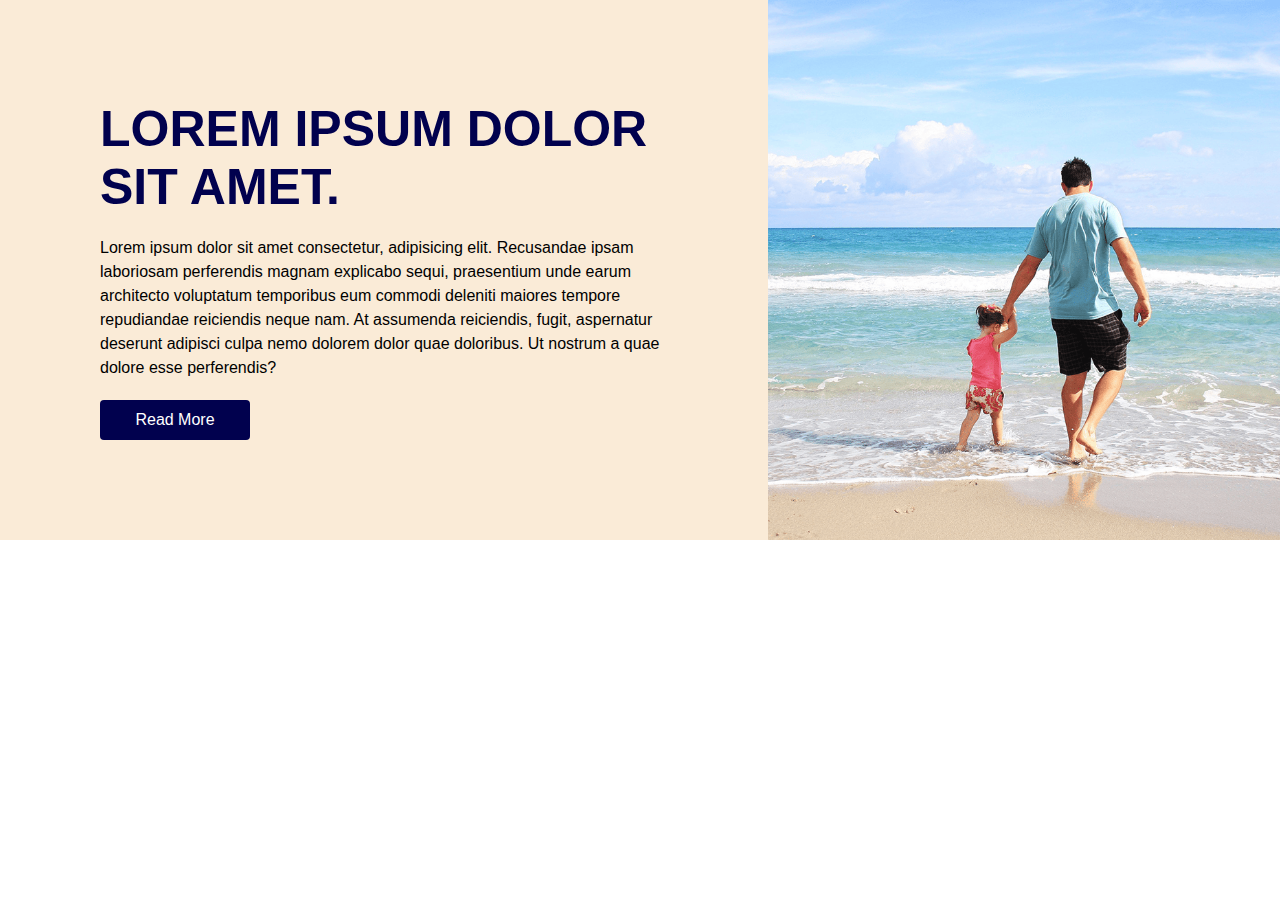
<file: task 5/src/index.html>
<!DOCTYPE html>
<html lang="en">
<head>
    <meta charset="UTF-8">
    <meta name="viewport" content="width=device-width, initial-scale=1.0">
    <meta name="description" content="Image and content view in device full width">
    <meta name="keywords" content="html, css, image, content">
    <meta name="author" content="Prachi chauhan">
    <title>Task 5</title>
    <link rel="stylesheet" href="assets/css/style.css">
</head>
<body>
    <main>
        <section class="banner-container">
            <div class="banner-content">
                <div class="content">
                    <h1>Lorem ipsum dolor sit amet.</h1>
                    <p>Lorem ipsum dolor sit amet consectetur, adipisicing elit. Recusandae ipsam laboriosam perferendis magnam explicabo sequi, praesentium unde earum architecto voluptatum temporibus eum commodi deleniti maiores tempore repudiandae reiciendis neque nam. At assumenda reiciendis, fugit, aspernatur deserunt adipisci culpa nemo dolorem dolor quae doloribus. Ut nostrum a quae dolore esse perferendis?</p>
                    <button type="button" class="btn btn-primary">Read More</button>
                </div>
            </div>
            <div class="banner-img">
                <picture>
                    <img src="assets/images/beach.png" alt="beach" title="beach" width="400" height="400">
                </picture>
            </div>
        </section>
    </main>
</body>
</html>
</file>
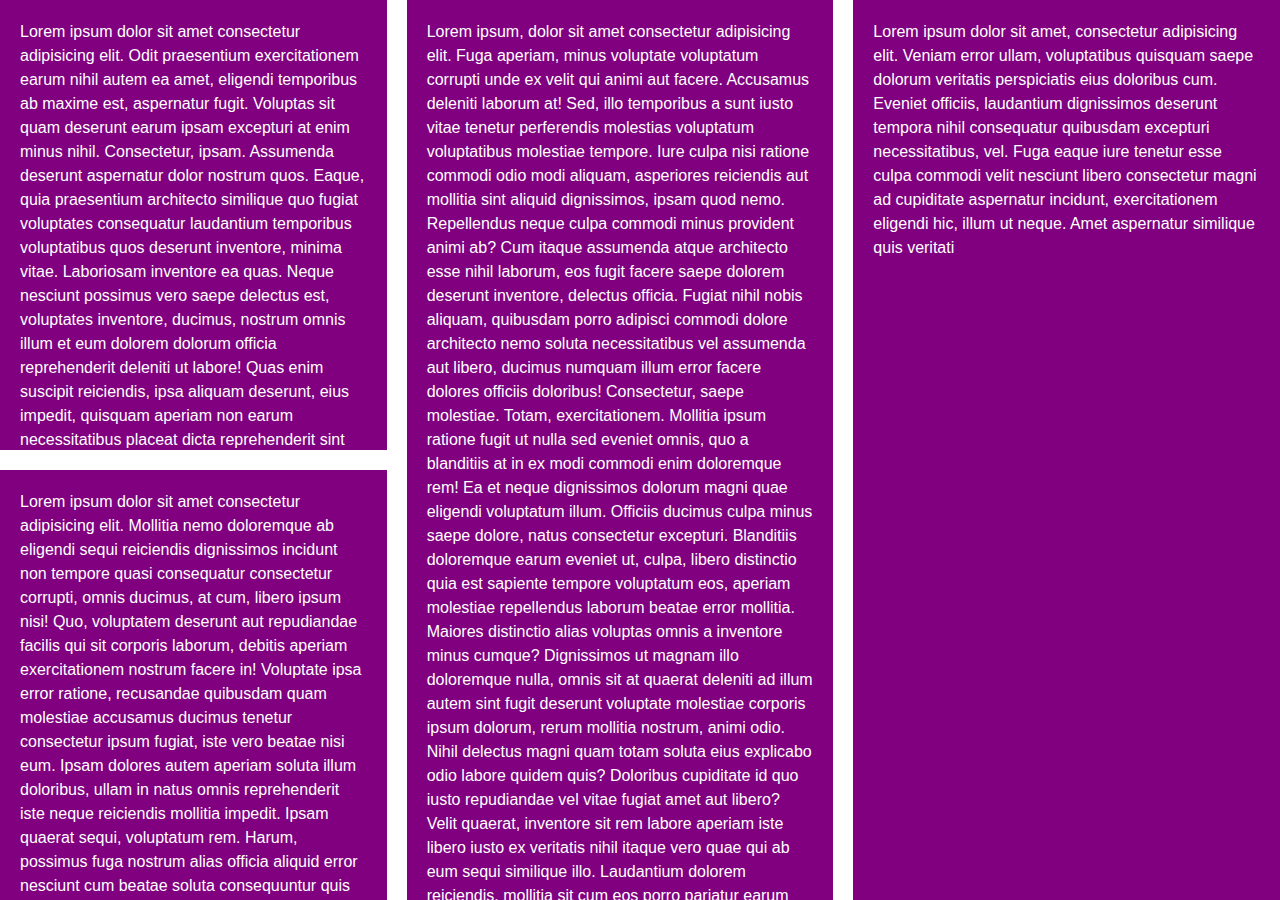
<file: task 6/src/index.html>
<!DOCTYPE html>
<html lang="en">

<head>
    <meta charset="UTF-8">
    <meta name="viewport" content="width=device-width, initial-scale=1.0">
    <meta name="description" content="Scrollable content section demo">
    <meta name="keywords" content="html, css, scrollable content">
    <meta name="author" content="Prachi chauhan">
    <title>Task 6</title>
    <link rel="stylesheet" href="assets/css/style.css">
</head>

<body>
    <main>
        <div class="parent-container">
            <section class="box-sec parent-sec">
                <section class="child-sec">
                    <p>
                        Lorem ipsum dolor sit amet consectetur adipisicing elit. Odit praesentium exercitationem earum
                        nihil autem ea amet, eligendi temporibus ab maxime est, aspernatur fugit. Voluptas sit quam
                        deserunt earum ipsam excepturi at enim minus nihil. Consectetur, ipsam. Assumenda deserunt
                        aspernatur dolor nostrum quos. Eaque, quia praesentium architecto similique quo fugiat
                        voluptates consequatur laudantium temporibus voluptatibus quos deserunt inventore, minima vitae.
                        Laboriosam inventore ea quas. Neque nesciunt possimus vero saepe delectus est, voluptates
                        inventore, ducimus, nostrum omnis illum et eum dolorem dolorum officia reprehenderit deleniti ut
                        labore! Quas enim suscipit reiciendis, ipsa aliquam deserunt, eius impedit, quisquam aperiam non
                        earum necessitatibus placeat dicta reprehenderit sint repudiandae voluptas et natus! Nesciunt
                        rem nam repudiandae cumque magnam, aliquam, dolores nobis saepe eligendi sit officia obcaecati
                        fugiat consectetur doloribus aliquid necessitatibus atque dolor ea voluptatem velit eos iusto,
                        sed error culpa? Error eos at, illo eligendi a odit temporibus iusto perferendis quam tenetur
                        veniam necessitatibus nisi voluptates sunt consequatur dolorem sapiente optio numquam. Similique
                        quae atque velit, reprehenderit dolores, hic nemo, labore ipsam quisquam eius nihil sapiente
                        pariatur! Consectetur sit alias eligendi esse accusantium. Obcaecati quidem temporibus iure
                        deserunt quam fuga esse, cupiditate veniam sapiente nemo, earum totam qui consectetur atque
                        ipsum. Distinctio, porro. Saepe neque eaque voluptatibus reiciendis porro dolorem corrupti
                        laborum, libero labore? Doloremque animi facilis saepe minima maxime ratione voluptates, nihil
                        aperiam soluta obcaecati sapiente consequatur dolores vero alias nisi ad officiis, iste est
                        recusandae cum odit voluptas minus fuga dignissimos. Aliquam et recusandae eius reiciendis
                        voluptatibus facere sit dolorem quisquam aperiam libero, tenetur quia minima officiis dicta
                        assumenda, tempore similique. Quia nisi, corporis quidem sunt dolorum quae hic magnam qui cumque
                        vero deserunt rem mollitia repudiandae fuga laboriosam
                        similique. Ipsa maxime facere reprehenderit? Nobis laudantium error minus, quisquam impedit
                        accusamus esse corporis quas sunt quaerat at ullam exercitationem fugiat illum odio non placeat
                        ipsum illo assumenda sed nostrum, molestiae beatae. Quae nam deserunt corporis fugit odio unde?
                    </p>
                </section>

                <section class="child-sec">
                    <p>
                        Lorem ipsum dolor sit amet consectetur adipisicing elit. Mollitia nemo doloremque ab eligendi
                        sequi reiciendis dignissimos incidunt non tempore quasi consequatur consectetur corrupti, omnis
                        ducimus, at cum, libero ipsum nisi! Quo, voluptatem deserunt aut repudiandae facilis qui sit
                        corporis laborum, debitis aperiam exercitationem nostrum facere in! Voluptate ipsa error
                        ratione, recusandae quibusdam quam molestiae accusamus ducimus tenetur consectetur ipsum fugiat,
                        iste vero beatae nisi eum. Ipsam dolores autem aperiam soluta illum doloribus, ullam in natus
                        omnis reprehenderit iste neque reiciendis mollitia impedit. Ipsam quaerat sequi, voluptatum rem.
                        Harum, possimus fuga nostrum alias officia aliquid error nesciunt cum beatae soluta consequuntur
                        quis minus optio veritatis non, esse a doloremque tempore officiis illum odio veniam. Nostrum,
                        saepe, excepturi magnam earum facere unde suscipit odit molestias quod reiciendis non quaerat?
                    </p>
                </section>

                <section class="child-sec">
                    <p>
                        Lorem ipsum dolor sit, amet consectetur adipisicing elit. Cum amet laborum delectus et quasi,
                        aperiam quo eligendi, sed enim ipsum, laudantium debitis odio. Deserunt non est maxime doloribus
                        autem, quisquam ullam et, corporis, consectetur magnam iste? Omnis exercitationem officia
                        nesciunt minima illum, nisi culpa aperiam nemo natus, fuga at a blanditiis! Voluptatem, atque id
                        quae quaerat ad est earum quasi facilis. Quaerat laudantium tempore veritatis tenetur dolores
                        veniam, iste eaque odit minus? Perspiciatis nihil impedit debitis officiis officia dolor ab
                        voluptas odio facilis quod libero recusandae placeat, molestias eveniet explicabo sit ex
                        provident consequatur dignissimos velit quasi quis tenetur. Libero maxime dicta harum et, nam
                        pariatur. Facere distinctio mollitia omnis aliquam sequi quas exercitationem ea, reprehenderit,
                        nam blanditiis fugit quisquam soluta nisi optio voluptas quae quaerat? Iusto vero, dicta
                        impedit, tempora aliquid itaque doloribus eos cum asperiores sapiente labore! In aspernatur qui
                        optio tenetur quia molestiae similique delectus asperiores perspiciatis aliquid minima deserunt
                        labore cum nisi alias totam aperiam modi, nemo quo. Perferendis voluptates ad nobis et
                        necessitatibus. Dolore quidem minima unde rem, fugit, esse, totam sequi aut corporis maiores
                        nulla incidunt temporibus optio vitae aperiam ipsa quas. Velit at voluptatem nostrum blanditiis
                        odit voluptatibus hic, architecto sequi a ratione dicta quas similique nesciunt iure doloremque
                        porro, sit placeat dolores consequatur possimus. Saepe accusamus earum quaerat minus voluptas
                        aperiam molestias animi consequuntur inventore! Architecto illo eos blanditiis inventore,
                        impedit consequuntur facere nulla repudiandae. Enim ab ad expedita consectetur cupiditate
                        praesentium accusantium consequatur. Ullam accusantium tenetur numquam in. Laudantium labore,
                        ipsam autem fugit tempore sed. Labore iste maxime, fugiat suscipit ea commodi quos nisi vel nam
                        tempore aspernatur provident iure illum rem quisquam necessitatibus laborum odit inventore a
                        distinctio? Excepturi optio fugit dolore nisi ipsa ex hic perferendis ratione? Molestias,
                        veritatis accusantium? Non earum fugiat sapiente blanditiis dolores placeat debitis velit cum,
                        libero delectus molestias similique architecto fuga aliquid tempore ab ratione nemo quam
                        suscipit! Iusto hic itaque reiciendis repellat iure, quas obcaecati commodi magnam magni omnis,
                        fugiat, modi impedit corporis ut cupiditate beatae eius. A nostrum delectus officiis vel optio.
                        Voluptatibus distinctio minima, eaque nulla similique suscipit commodi mollitia at possimus,
                        cumque ex tempora, expedita autem tempore porro odit praesentium asperiores in et. Nemo
                        voluptatibus accusantium, quis totam aliquid maiores quos. Incidunt soluta ipsa officiis illum
                        vel deleniti, fugiat quos labore qui velit consequuntur nulla, vero ullam praesentium, obcaecati
                        est. Error animi excepturi neque nisi obcaecati saepe voluptatem asperiores quos?
                    </p>
                </section>
            </section>

            <section class="box-sec fixed-sec">
                <p>
                    Lorem ipsum, dolor sit amet consectetur adipisicing elit. Fuga aperiam, minus voluptate voluptatum
                    corrupti unde ex velit qui animi aut facere. Accusamus deleniti laborum at! Sed, illo temporibus a
                    sunt iusto vitae tenetur perferendis molestias voluptatum voluptatibus molestiae tempore. Iure culpa
                    nisi ratione commodi odio modi aliquam, asperiores reiciendis aut mollitia sint aliquid dignissimos,
                    ipsam quod nemo. Repellendus neque culpa commodi minus provident animi ab? Cum itaque assumenda
                    atque architecto esse nihil laborum, eos fugit facere saepe dolorem deserunt inventore, delectus
                    officia. Fugiat nihil nobis aliquam, quibusdam porro adipisci commodi dolore architecto nemo soluta
                    necessitatibus vel assumenda aut libero, ducimus numquam illum error facere dolores officiis
                    doloribus! Consectetur, saepe molestiae. Totam, exercitationem. Mollitia ipsum ratione fugit ut
                    nulla sed eveniet omnis, quo a blanditiis at in ex modi commodi enim doloremque rem! Ea et neque
                    dignissimos dolorum magni quae eligendi voluptatum illum. Officiis ducimus culpa minus saepe dolore,
                    natus consectetur excepturi. Blanditiis doloremque earum eveniet ut, culpa, libero distinctio quia
                    est sapiente tempore voluptatum eos, aperiam molestiae repellendus laborum beatae error mollitia.
                    Maiores distinctio alias voluptas omnis a inventore minus cumque? Dignissimos ut magnam illo
                    doloremque nulla, omnis sit at quaerat deleniti ad illum autem sint fugit deserunt voluptate
                    molestiae corporis ipsum dolorum, rerum mollitia nostrum, animi odio. Nihil delectus magni quam
                    totam soluta eius explicabo odio labore quidem quis? Doloribus cupiditate id quo iusto repudiandae
                    vel vitae fugiat amet aut libero? Velit quaerat, inventore sit rem labore aperiam iste libero iusto
                    ex veritatis nihil itaque vero quae qui ab eum sequi similique illo. Laudantium dolorem reiciendis,
                    mollitia sit cum eos porro pariatur earum quo et omnis possimus nostrum quam quasi. Dolores
                    molestiae consectetur vel velit nihil. Porro dignissimos alias sint nulla modi labore iure eum at
                    quaerat accusantium. Laborum at placeat, fugit quidem officiis distinctio inventore, iste,
                    temporibus sint asperiores provident incidunt! Quaerat, assumenda, ipsum consectetur id incidunt
                    voluptates veritatis provident est aut dolorum libero obcaecati eos deserunt earum voluptatibus
                    sapiente laboriosam fuga error accusamus. Fuga quibusdam, saepe porro, distinctio non optio quasi
                    asperiores, unde iste doloribus nostrum. Quo nihil doloribus dicta quidem dolores. Sapiente, eos
                    voluptate ad expedita unde adipisci illum laudantium! Molestiae accusamus, perspiciatis laudantium
                    quasi vel blanditiis assumenda, eius omnis sed voluptate animi dolores, optio aliquam labore officia
                    suscipit doloremque vero itaque nemo. At veritatis a sunt? Molestiae a numquam quia. Doloremque
                    quibusdam ullam, dicta vitae tenetur suidem quis? Doloribus cupiditate id quo iusto repudiandae vel
                    vitae fugiat amet aut libero? Velit quaerat, inventore sit rem labore aperiam iste libero iusto ex
                    veritatis nihil itaque vero quae qui ab eum sequi similique illo. Laudantium dolorem reiciendis,
                    mollitia sit cum eos porro pariatur earum quo et omnis possimus nostrum quam quasi. Dolores
                    molestiae consectetur vel velit nihil. Porro dignissimos alias sint nulla modi labore iure eum at
                    quaerat accusantium. Laborum at placeat, fugit quidem officiis distinctio inventore, iste,
                    temporibus sint asperiores provident incidunt! Quaerat, assumenda, ipsum consectetur id incidunt
                    voluptates veritatis provident est aut dolorum libero obcaecati eos deserunt earum voluptatibus
                    sapiente laboriosam fuga error accusamus. Fuga quibusdam, saepe porro, distinctio non optio quasi
                    asperiores, unde iste doloribus nostrum. Quo nihil doloribus dicta quidem dolores. Sapiente, eos
                    voluptate ad expedita unde adipisci illum laudantium! Molestiae accusamus, perspiciatis laudantium
                    quasi vel blanditiis assumenda, eius omnis sed voluptate animi dolores, optio aliquam labore officia
                    suscipit doloremque vero itaque nemo. At veritatis a sunt? Molestiae a numquam quia. Doloremque
                    quibusdam ullam, dicta vitae tenetur sint a distinctio sequi unde consectetur. Accusantium officiis
                    placeat magnam a enim iusto dolor est eligendi facere suscipit corrupti esse repellendus iste
                    quisquam ipsa omnis, cumque dolore delectus quas, dignissimos maxime repellat in deserunt nulla?
                    Dolore iste dolorem veniam consequatur ratione tempore esse, sed atque vero consequuntur at numquam
                    ab velit cumque autem eligendi modi? Molestiae labore earum dolores iusto recusandae dolorum
                    voluptas esse! Voluptatum illum harum vero veritatis quia! Hic sequi non?
                </p>
            </section>

            <section class="box-sec fixed-sec">
                <p>
                    Lorem ipsum dolor sit amet, consectetur adipisicing elit. Veniam error ullam, voluptatibus quisquam
                    saepe dolorum veritatis perspiciatis eius doloribus cum. Eveniet officiis, laudantium dignissimos
                    deserunt tempora nihil consequatur quibusdam excepturi necessitatibus, vel. Fuga eaque iure tenetur
                    esse culpa commodi velit nesciunt libero consectetur magni ad cupiditate aspernatur incidunt,
                    exercitationem eligendi hic, illum ut neque. Amet aspernatur similique quis veritati
                </p>
            </section>
        </div>
    </main>
</body>

</html>
</file>
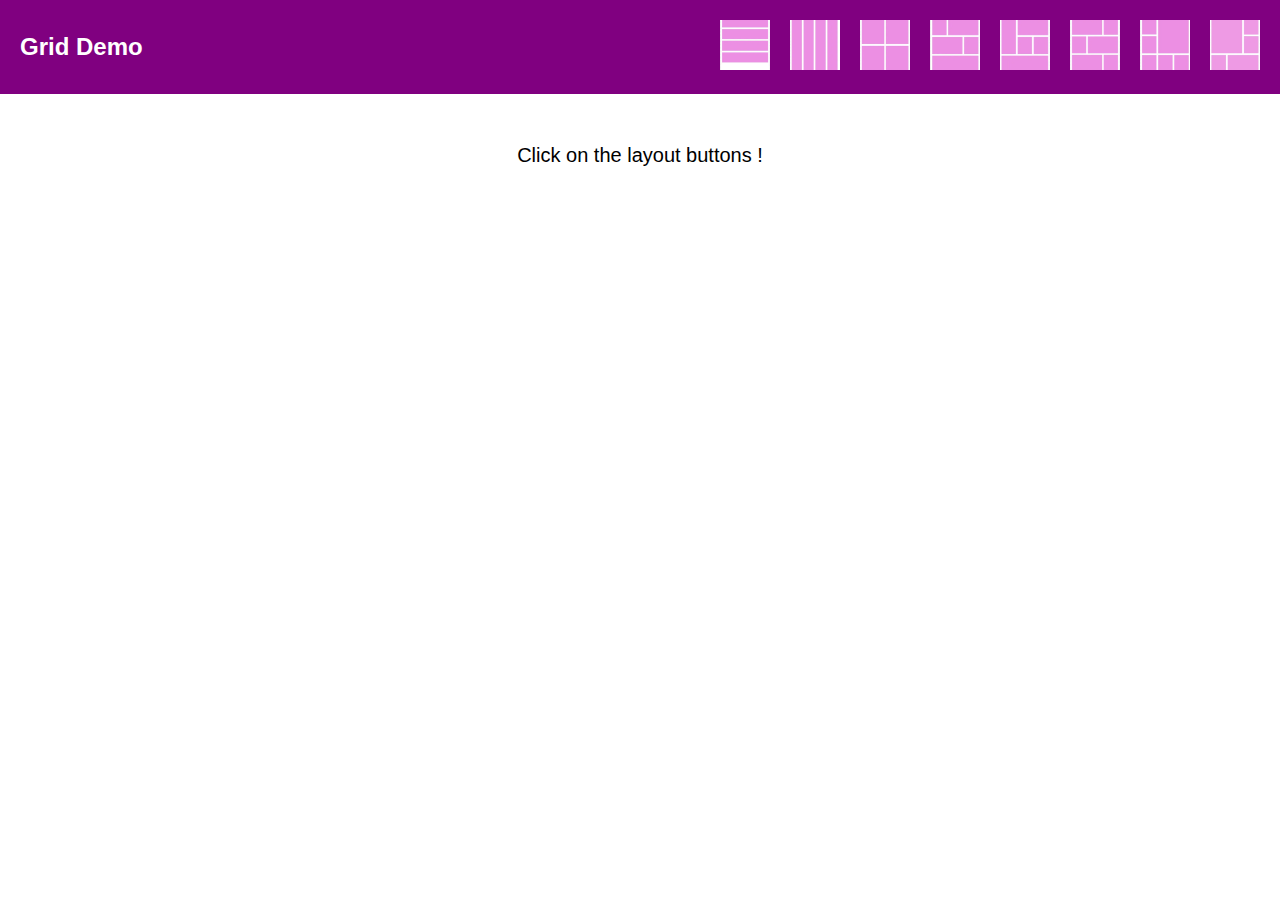
<file: task 7/src/index.html>
<!DOCTYPE html>
<html lang="en">

<head>
    <meta charset="UTF-8">
    <meta name="viewport" content="width=device-width, initial-scale=1.0">
    <meta name="description" content="Scrollable content section demo">
    <meta name="keywords" content="html, css, scrollable content">
    <meta name="author" content="Prachi chauhan">
    <title>Task 7</title>
    <link rel="stylesheet" href="assets/css/style.css">
</head>

<body>
    <header class="header">
        <h2>Grid Demo</h2>
        <ul class="menu">
            <li>
                <a href="layout1.html" target="_blank">
                    <picture>
                        <img src="assets/images/L1" alt="layout1" title="layout1" width="50" height="50">
                    </picture>
                </a>
            </li>
            <li>
                <a href="layout2.html" target="_blank">
                    <picture>
                        <img src="assets/images/L2" alt="layout2" title="layout2" width="50" height="50">
                    </picture>
                </a>
            </li>
            <li>
                <a href="layout3.html" target="_blank">
                    <picture>
                        <img src="assets/images/L3" alt="layout3" title="layout3" width="50" height="50">
                    </picture>
                </a>
            </li>
            <li>
                <a href="layout4.html" target="_blank">
                    <picture>
                        <img src="assets/images/L4" alt="layout4" title="layout4" width="50" height="50">
                    </picture>
                </a>
            </li>
            <li>
                <a href="layout5.html" target="_blank">
                    <picture>
                        <img src="assets/images/L5" alt="layout5" title="layout5" width="50" height="50">
                    </picture>
                </a>
            </li>
            <li>
                <a href="layout6.html" target="_blank">
                    <picture>
                        <img src="assets/images/L6" alt="layout6" title="layout6" width="50" height="50">
                    </picture>
                </a>
            </li>
            <li>
                <a href="layout7.html" target="_blank">
                    <picture>
                        <img src="assets/images/L7" alt="layout7" title="layout7" width="50" height="50">
                    </picture>
                </a>
            </li>
            <li>
                <a href="layout8.html" target="_blank">
                    <picture>
                        <img src="assets/images/L8" alt="layout8" title="layout8" width="50" height="50">
                    </picture>
                </a>
            </li>
        </ul>
    </header>

    <main class="main-page">
        <p>Click on the layout buttons !</p>
    </main>
</body>

</html>
</file>
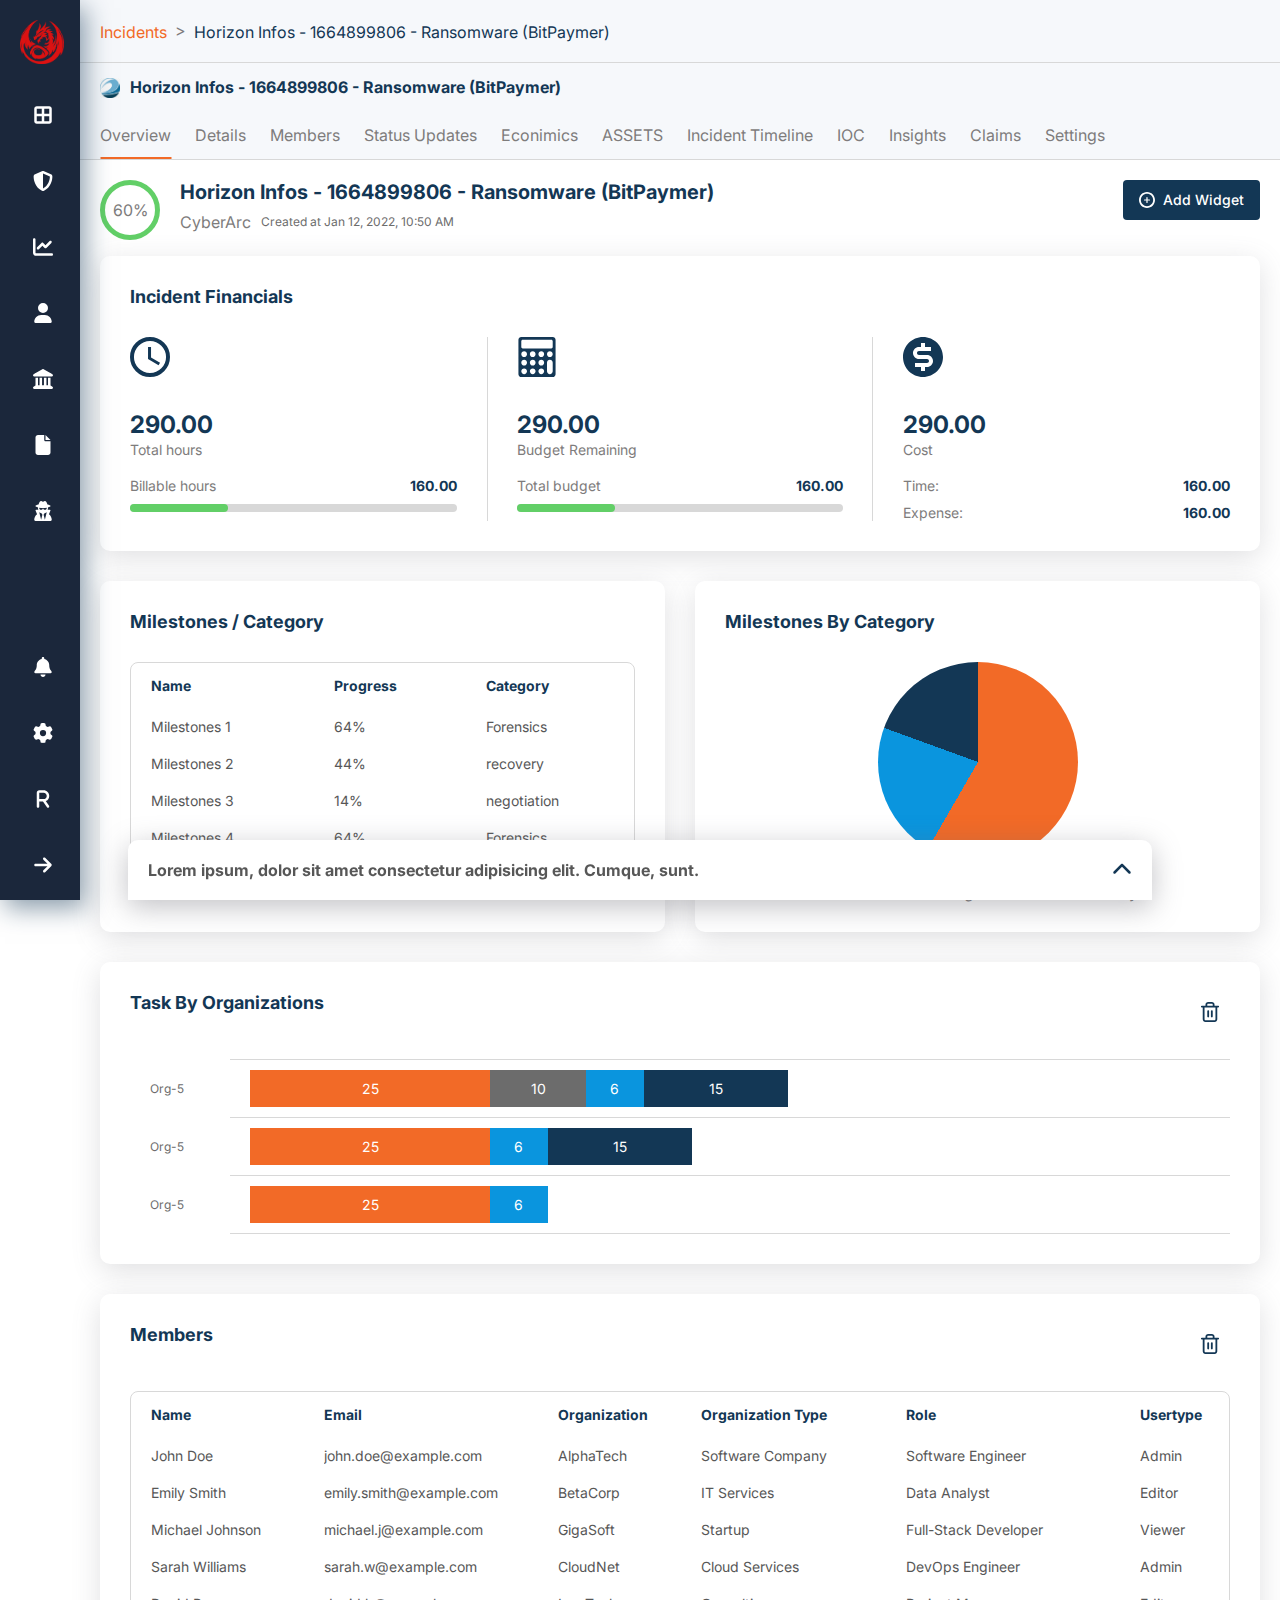
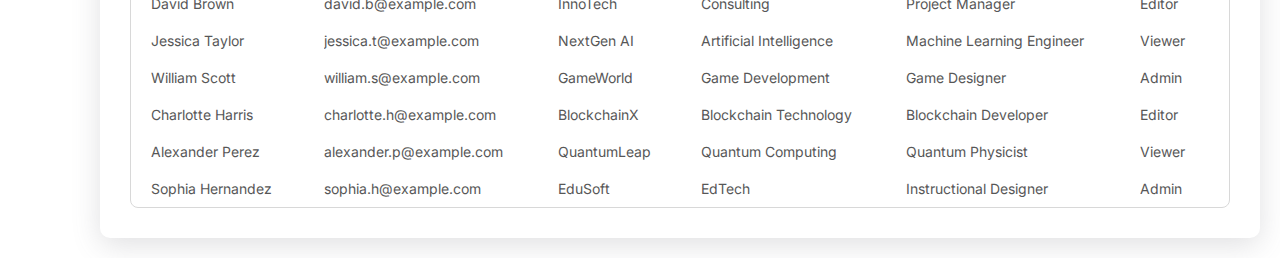
<file: task2-3-4/src/index.html>
<!DOCTYPE html>
<html lang="en">

<head>
    <meta charset="UTF-8">
    <meta name="viewport" content="width=device-width, initial-scale=1.0">
    <meta name="description" content="This is a Admin panel Dashboard developed using html5 and css3.">
    <meta name="keywords" content="html5, css3, admin panel, dashboard, sidebar, breadcrumb">
    <meta name="author" content="Prachi">
    <title>Task 2</title>
    <link
        href="https://fonts.googleapis.com/css2?family=Inter:ital,opsz,wght@0,14..32,100..900;1,14..32,100..900&display=swap"
        rel="stylesheet">
    <link rel="stylesheet" href="assets/css/style.css">
</head>

<body id="body">
    <div class="dashboard-wrapper">
        <aside class="sidebar open1 d-flex flex-col">
            <div class="d-flex flex-col">
                <a href="#" class="logo-link d-flex align-center">
                    <picture class="logo">
                        <source srcset="assets/images/logo.png" type="image/png">
                        <img src="assets/images/logo.png" alt="logo" title="logo" width="50" height="50">
                    </picture>
                    <span>XYZ</span>
                </a>
                <ul class="d-flex flex-col">
                    <li>
                        <a href="#" class="d-flex align-center">
                            <span class="sidebar-icon">
                                <svg xmlns="http://www.w3.org/2000/svg" viewBox="0 0 448 512">
                                    <path
                                        d="M384 96l0 128-128 0 0-128 128 0zm0 192l0 128-128 0 0-128 128 0zM192 224L64 224 64 96l128 0 0 128zM64 288l128 0 0 128L64 416l0-128zM64 32C28.7 32 0 60.7 0 96L0 416c0 35.3 28.7 64 64 64l320 0c35.3 0 64-28.7 64-64l0-320c0-35.3-28.7-64-64-64L64 32z" />
                                </svg>
                            </span>
                            <span class="link">Dashboard</span>
                        </a>
                    </li>
                    <li>
                        <a href="#" class="d-flex align-center">
                            <span class="sidebar-icon">
                                <svg xmlns="http://www.w3.org/2000/svg" viewBox="0 0 512 512">
                                    <path
                                        d="M256 0c4.6 0 9.2 1 13.4 2.9L457.7 82.8c22 9.3 38.4 31 38.3 57.2c-.5 99.2-41.3 280.7-213.6 363.2c-16.7 8-36.1 8-52.8 0C57.3 420.7 16.5 239.2 16 140c-.1-26.2 16.3-47.9 38.3-57.2L242.7 2.9C246.8 1 251.4 0 256 0zm0 66.8l0 378.1C394 378 431.1 230.1 432 141.4L256 66.8s0 0 0 0z" />
                                </svg>
                            </span>
                            <span class="link">Security</span>
                        </a>
                    </li>
                    <li>
                        <a href="#" class="d-flex align-center">
                            <span class="sidebar-icon">
                                <svg xmlns="http://www.w3.org/2000/svg" viewBox="0 0 512 512">
                                    <path
                                        d="M64 64c0-17.7-14.3-32-32-32S0 46.3 0 64L0 400c0 44.2 35.8 80 80 80l400 0c17.7 0 32-14.3 32-32s-14.3-32-32-32L80 416c-8.8 0-16-7.2-16-16L64 64zm406.6 86.6c12.5-12.5 12.5-32.8 0-45.3s-32.8-12.5-45.3 0L320 210.7l-57.4-57.4c-12.5-12.5-32.8-12.5-45.3 0l-112 112c-12.5 12.5-12.5 32.8 0 45.3s32.8 12.5 45.3 0L240 221.3l57.4 57.4c12.5 12.5 32.8 12.5 45.3 0l128-128z" />
                                </svg>
                            </span>
                            <span class="link">Grpahs</span>
                        </a>
                    </li>
                    <li>
                        <a href="#" class="d-flex align-center">
                            <span class="sidebar-icon">
                                <svg xmlns="http://www.w3.org/2000/svg" viewBox="0 0 448 512">
                                    <path
                                        d="M224 256A128 128 0 1 0 224 0a128 128 0 1 0 0 256zm-45.7 48C79.8 304 0 383.8 0 482.3C0 498.7 13.3 512 29.7 512l388.6 0c16.4 0 29.7-13.3 29.7-29.7C448 383.8 368.2 304 269.7 304l-91.4 0z" />
                                </svg>
                            </span>
                            <span class="link">users</span>
                        </a>
                    </li>
                    <li>
                        <a href="#" class="d-flex align-center">
                            <span class="sidebar-icon">
                                <svg xmlns="http://www.w3.org/2000/svg" viewBox="0 0 512 512">
                                    <path
                                        d="M240.1 4.2c9.8-5.6 21.9-5.6 31.8 0l171.8 98.1L448 104l0 .9 47.9 27.4c12.6 7.2 18.8 22 15.1 36s-16.4 23.8-30.9 23.8L32 192c-14.5 0-27.2-9.8-30.9-23.8s2.5-28.8 15.1-36L64 104.9l0-.9 4.4-1.6L240.1 4.2zM64 224l64 0 0 192 40 0 0-192 64 0 0 192 48 0 0-192 64 0 0 192 40 0 0-192 64 0 0 196.3c.6 .3 1.2 .7 1.8 1.1l48 32c11.7 7.8 17 22.4 12.9 35.9S494.1 512 480 512L32 512c-14.1 0-26.5-9.2-30.6-22.7s1.1-28.1 12.9-35.9l48-32c.6-.4 1.2-.7 1.8-1.1L64 224z" />
                                </svg>
                            </span>
                            <span class="link">Organizations</span>
                        </a>
                    </li>
                    <li>
                        <a href="#" class="d-flex align-center">
                            <span class="sidebar-icon">
                                <svg xmlns="http://www.w3.org/2000/svg" viewBox="0 0 384 512">
                                    <path
                                        d="M0 64C0 28.7 28.7 0 64 0L224 0l0 128c0 17.7 14.3 32 32 32l128 0 0 288c0 35.3-28.7 64-64 64L64 512c-35.3 0-64-28.7-64-64L0 64zm384 64l-128 0L256 0 384 128z" />
                                </svg>
                            </span>
                            <span class="link">documents</span>
                        </a>
                    </li>
                    <li>
                        <a href="#" class="d-flex align-center">
                            <span class="sidebar-icon">
                                <svg xmlns="http://www.w3.org/2000/svg" viewBox="0 0 448 512">
                                    <path
                                        d="M224 16c-6.7 0-10.8-2.8-15.5-6.1C201.9 5.4 194 0 176 0c-30.5 0-52 43.7-66 89.4C62.7 98.1 32 112.2 32 128c0 14.3 25 27.1 64.6 35.9c-.4 4-.6 8-.6 12.1c0 17 3.3 33.2 9.3 48l-59.9 0C38 224 32 230 32 237.4c0 1.7 .3 3.4 1 5l38.8 96.9C28.2 371.8 0 423.8 0 482.3C0 498.7 13.3 512 29.7 512l388.6 0c16.4 0 29.7-13.3 29.7-29.7c0-58.5-28.2-110.4-71.7-143L415 242.4c.6-1.6 1-3.3 1-5c0-7.4-6-13.4-13.4-13.4l-59.9 0c6-14.8 9.3-31 9.3-48c0-4.1-.2-8.1-.6-12.1C391 155.1 416 142.3 416 128c0-15.8-30.7-29.9-78-38.6C324 43.7 302.5 0 272 0c-18 0-25.9 5.4-32.5 9.9c-4.8 3.3-8.8 6.1-15.5 6.1zm56 208l-12.4 0c-16.5 0-31.1-10.6-36.3-26.2c-2.3-7-12.2-7-14.5 0c-5.2 15.6-19.9 26.2-36.3 26.2L168 224c-22.1 0-40-17.9-40-40l0-14.4c28.2 4.1 61 6.4 96 6.4s67.8-2.3 96-6.4l0 14.4c0 22.1-17.9 40-40 40zm-88 96l16 32L176 480 128 288l64 32zm128-32L272 480 240 352l16-32 64-32z" />
                                </svg>
                            </span>
                            <span class="link">firewall</span>
                        </a>
                    </li>
                </ul>
            </div>

            <ul class="d-flex flex-col">
                <li>
                    <a href="#" class="d-flex align-center">
                        <span class="sidebar-icon">
                            <svg xmlns="http://www.w3.org/2000/svg" viewBox="0 0 448 512">
                                <path
                                    d="M224 0c-17.7 0-32 14.3-32 32l0 19.2C119 66 64 130.6 64 208l0 18.8c0 47-17.3 92.4-48.5 127.6l-7.4 8.3c-8.4 9.4-10.4 22.9-5.3 34.4S19.4 416 32 416l384 0c12.6 0 24-7.4 29.2-18.9s3.1-25-5.3-34.4l-7.4-8.3C401.3 319.2 384 273.9 384 226.8l0-18.8c0-77.4-55-142-128-156.8L256 32c0-17.7-14.3-32-32-32zm45.3 493.3c12-12 18.7-28.3 18.7-45.3l-64 0-64 0c0 17 6.7 33.3 18.7 45.3s28.3 18.7 45.3 18.7s33.3-6.7 45.3-18.7z" />
                            </svg>
                        </span>
                        <span class="link">notifications</span>
                    </a>
                </li>
                <li>
                    <a href="#" class="d-flex align-center">
                        <span class="sidebar-icon">
                            <svg xmlns="http://www.w3.org/2000/svg" viewBox="0 0 512 512">
                                <path
                                    d="M495.9 166.6c3.2 8.7 .5 18.4-6.4 24.6l-43.3 39.4c1.1 8.3 1.7 16.8 1.7 25.4s-.6 17.1-1.7 25.4l43.3 39.4c6.9 6.2 9.6 15.9 6.4 24.6c-4.4 11.9-9.7 23.3-15.8 34.3l-4.7 8.1c-6.6 11-14 21.4-22.1 31.2c-5.9 7.2-15.7 9.6-24.5 6.8l-55.7-17.7c-13.4 10.3-28.2 18.9-44 25.4l-12.5 57.1c-2 9.1-9 16.3-18.2 17.8c-13.8 2.3-28 3.5-42.5 3.5s-28.7-1.2-42.5-3.5c-9.2-1.5-16.2-8.7-18.2-17.8l-12.5-57.1c-15.8-6.5-30.6-15.1-44-25.4L83.1 425.9c-8.8 2.8-18.6 .3-24.5-6.8c-8.1-9.8-15.5-20.2-22.1-31.2l-4.7-8.1c-6.1-11-11.4-22.4-15.8-34.3c-3.2-8.7-.5-18.4 6.4-24.6l43.3-39.4C64.6 273.1 64 264.6 64 256s.6-17.1 1.7-25.4L22.4 191.2c-6.9-6.2-9.6-15.9-6.4-24.6c4.4-11.9 9.7-23.3 15.8-34.3l4.7-8.1c6.6-11 14-21.4 22.1-31.2c5.9-7.2 15.7-9.6 24.5-6.8l55.7 17.7c13.4-10.3 28.2-18.9 44-25.4l12.5-57.1c2-9.1 9-16.3 18.2-17.8C227.3 1.2 241.5 0 256 0s28.7 1.2 42.5 3.5c9.2 1.5 16.2 8.7 18.2 17.8l12.5 57.1c15.8 6.5 30.6 15.1 44 25.4l55.7-17.7c8.8-2.8 18.6-.3 24.5 6.8c8.1 9.8 15.5 20.2 22.1 31.2l4.7 8.1c6.1 11 11.4 22.4 15.8 34.3zM256 336a80 80 0 1 0 0-160 80 80 0 1 0 0 160z" />
                            </svg>
                        </span>
                        <span class="link">settings</span>
                    </a>
                </li>
                <li>
                    <a href="#" class="d-flex align-center">
                        <span class="sidebar-icon">
                            <svg xmlns="http://www.w3.org/2000/svg" viewBox="0 0 320 512">
                                <path
                                    d="M64 32C28.7 32 0 60.7 0 96L0 288 0 448c0 17.7 14.3 32 32 32s32-14.3 32-32l0-128 95.3 0L261.8 466.4c10.1 14.5 30.1 18 44.6 7.9s18-30.1 7.9-44.6L230.1 309.5C282.8 288.1 320 236.4 320 176c0-79.5-64.5-144-144-144L64 32zM176 256L64 256 64 96l112 0c44.2 0 80 35.8 80 80s-35.8 80-80 80z" />
                            </svg>
                        </span>
                        <span class="link">username</span>
                    </a>
                </li>
                <li class="open-sidebar">
                    <a href="#" class="d-flex align-center" aria-label="open sidebar icon">
                        <span class="sidebar-icon">
                            <svg xmlns="http://www.w3.org/2000/svg" viewBox="0 0 448 512">
                                <path
                                    d="M438.6 278.6c12.5-12.5 12.5-32.8 0-45.3l-160-160c-12.5-12.5-32.8-12.5-45.3 0s-12.5 32.8 0 45.3L338.8 224 32 224c-17.7 0-32 14.3-32 32s14.3 32 32 32l306.7 0L233.4 393.4c-12.5 12.5-12.5 32.8 0 45.3s32.8 12.5 45.3 0l160-160z" />
                            </svg>
                        </span>
                    </a>
                </li>
                <li class="close-sidebar">
                    <a href="#" class="d-flex align-center" aria-label="close sidebar icon">
                        <span class="sidebar-icon">
                            <svg xmlns="http://www.w3.org/2000/svg" viewBox="0 0 448 512">
                                <path
                                    d="M9.4 233.4c-12.5 12.5-12.5 32.8 0 45.3l160 160c12.5 12.5 32.8 12.5 45.3 0s12.5-32.8 0-45.3L109.2 288 416 288c17.7 0 32-14.3 32-32s-14.3-32-32-32l-306.7 0L214.6 118.6c12.5-12.5 12.5-32.8 0-45.3s-32.8-12.5-45.3 0l-160 160z" />
                            </svg>
                        </span>
                    </a>
                </li>
            </ul>
        </aside>

        <div class="rightInfo">
            <header>
                <ul class="breadcrumb d-flex align-center">
                    <li><a href="#">incidents</a></li>
                    <li><a href="#">horizon infos - 1664899806 - Ransomware (bitPaymer)</a></li>
                </ul>
                <div class="d-flex head-title">
                    <picture class="head-img">
                        <source srcset="assets/images/company-logo.png" type="image/png">
                        <img src="assets/images/company-logo.png" alt="company logo" title="company logo" width="40"
                            height="40">
                    </picture>
                    <h6>horizon infos - 1664899806 - Ransomware (bitPaymer)</h6>
                </div>
            </header>

            <main class="main-wrapper">
                <ul class="d-flex tabs">
                    <li><a href="#" class="active">Overview</a></li>
                    <li><a href="#">details</a></li>
                    <li><a href="#" onclick="openModelSidebar()">members</a></li>
                    <li><a href="#">status updates</a></li>
                    <li><a href="#">econimics</a></li>
                    <li><a href="#" onclick="openModelSidebar2()">ASSETS</a></li>
                    <li><a href="#">incident timeline</a></li>
                    <li><a href="#">IOC</a></li>
                    <li><a href="#">insights</a></li>
                    <li><a href="#">claims</a></li>
                    <li><a href="#">settings</a></li>
                </ul>
                <div class="main-container">

                    <div class="heading d-flex justify-between">
                        <div class="d-flex">
                            <span class="progress d-flex align-center justify-center">60%</span>
                            <div>
                                <h2>horizon infos - 1664899806 - Ransomware (bitPaymer)</h2>
                                <span>CyberArc</span><span class="date">Created at Jan 12, 2022, 10:50 AM </span>
                            </div>
                        </div>
                        <button type="button" class="btn btn-primary" aria-label="Add" onclick="openModelAdd()">
                            <svg xmlns="http://www.w3.org/2000/svg" version="1.1" width="20" height="20"
                                viewBox="0 0 32 32">
                                <path
                                    d="M16 32c-8.837 0-16-7.163-16-16s7.163-16 16-16 16 7.163 16 16-7.163 16-16 16zM16 3.692c-6.796 0-12.308 5.51-12.308 12.308 0 6.796 5.511 12.308 12.308 12.308 6.798 0 12.308-5.511 12.308-12.308 0-6.798-5.51-12.308-12.308-12.308zM20.908 17.231h-3.692v3.692c0 0.681-0.551 1.231-1.231 1.231-0.681 0-1.231-0.55-1.231-1.231v-3.692h-3.692c-0.681 0-1.231-0.551-1.231-1.231s0.55-1.231 1.231-1.231h3.692v-3.692c0-0.681 0.55-1.231 1.231-1.231 0.679 0 1.231 0.55 1.231 1.231v3.692h3.692c0.679 0 1.231 0.551 1.231 1.231s-0.551 1.231-1.231 1.231z" />
                            </svg>
                            <span>Add Widget</span>
                        </button>
                    </div>

                    <div class="grid-wrapper d-grid">
                        <div class="dashboard card">
                            <h3>Incident Financials</h3>
                            <div class="dashcard-wrapper d-flex">
                                <div class="dash-card d-flex flex-col">
                                    <span class="card-icon">
                                        <svg xmlns="http://www.w3.org/2000/svg" version="1.1" width="24" height="24"
                                            viewBox="0 0 24 24">
                                            <path
                                                d="M12.62 5.972v6.31l5.408 3.211-0.901 1.521-6.31-3.831v-7.211h1.803zM12 21.634q3.944 0 6.789-2.845t2.845-6.789-2.845-6.789-6.789-2.845-6.789 2.845-2.845 6.789 2.845 6.789 6.789 2.845zM12 0q4.958 0 8.479 3.521t3.521 8.479-3.521 8.479-8.479 3.521-8.479-3.521-3.521-8.479 3.521-8.479 8.479-3.521z" />
                                        </svg>
                                    </span>
                                    <div class="counter">
                                        <p class="big-digit">290.00</p>
                                        <span>Total hours</span>
                                    </div>
                                    <div class="card-progressbar">
                                        <div class="text d-flex justify-between">
                                            <span>Billable hours</span>
                                            <span class="bold-num">160.00</span>
                                        </div>
                                        <div class="progressbar" id="progressbar">
                                            <div class="bar" id="bar"></div>
                                        </div>
                                    </div>
                                </div>
                                <div class="dash-card d-flex flex-col">
                                    <span class="card-icon">
                                        <svg xmlns="http://www.w3.org/2000/svg" version="1.1" width="26" height="28"
                                            viewBox="0 0 26 28">
                                            <path
                                                d="M6 24c0-1.109-0.891-2-2-2s-2 0.891-2 2 0.891 2 2 2 2-0.891 2-2zM12 24c0-1.109-0.891-2-2-2s-2 0.891-2 2 0.891 2 2 2 2-0.891 2-2zM6 18c0-1.109-0.891-2-2-2s-2 0.891-2 2 0.891 2 2 2 2-0.891 2-2zM18 24c0-1.109-0.891-2-2-2s-2 0.891-2 2 0.891 2 2 2 2-0.891 2-2zM12 18c0-1.109-0.891-2-2-2s-2 0.891-2 2 0.891 2 2 2 2-0.891 2-2zM6 12c0-1.109-0.891-2-2-2s-2 0.891-2 2 0.891 2 2 2 2-0.891 2-2zM18 18c0-1.109-0.891-2-2-2s-2 0.891-2 2 0.891 2 2 2 2-0.891 2-2zM12 12c0-1.109-0.891-2-2-2s-2 0.891-2 2 0.891 2 2 2 2-0.891 2-2zM24 24v-6c0-1.094-0.906-2-2-2v0c-1.094 0-2 0.906-2 2v6c0 1.094 0.906 2 2 2v0c1.094 0 2-0.906 2-2zM18 12c0-1.109-0.891-2-2-2s-2 0.891-2 2 0.891 2 2 2 2-0.891 2-2zM24 7v-4c0-0.547-0.453-1-1-1h-20c-0.547 0-1 0.453-1 1v4c0 0.547 0.453 1 1 1h20c0.547 0 1-0.453 1-1zM24 12c0-1.109-0.891-2-2-2s-2 0.891-2 2 0.891 2 2 2 2-0.891 2-2zM26 2v24c0 1.094-0.906 2-2 2h-22c-1.094 0-2-0.906-2-2v-24c0-1.094 0.906-2 2-2h22c1.094 0 2 0.906 2 2z" />
                                        </svg>
                                    </span>
                                    <div class="counter">
                                        <p class="big-digit">290.00</p>
                                        <span>Budget Remaining</span>
                                    </div>
                                    <div class="card-progressbar">
                                        <div class="text d-flex justify-between">
                                            <span>Total budget</span>
                                            <span class="bold-num">160.00</span>
                                        </div>
                                        <div class="progressbar" id="progressbar2">
                                            <div class="bar" id="bar2"></div>
                                        </div>
                                    </div>
                                </div>
                                <div class="dash-card d-flex flex-col">
                                    <span class="card-icon"><svg xmlns="http://www.w3.org/2000/svg" version="1.1"
                                            width="20" height="20" viewBox="0 0 20 20">
                                            <path
                                                d="M10 20c-5.523 0-10-4.477-10-10s4.477-10 10-10v0c5.523 0 10 4.477 10 10s-4.477 10-10 10v0zM11 15h1c1.657 0 3-1.343 3-3s-1.343-3-3-3v0h-4.010c-0.552 0-1-0.448-1-1s0.448-1 1-1v0h6.010v-2h-3v-2h-2v2h-1c-1.657 0-3 1.343-3 3s1.343 3 3 3v0h4c0.552 0 1 0.448 1 1s-0.448 1-1 1v0h-6v2h3v2h2v-2z" />
                                        </svg>
                                    </span>
                                    <div class="counter">
                                        <p class="big-digit">290.00</p>
                                        <span>Cost</span>
                                    </div>
                                    <div>
                                        <div class="text d-flex justify-between">
                                            <span>Time:</span>
                                            <span class="bold-num">160.00</span>
                                        </div>
                                        <div class="text d-flex justify-between">
                                            <span>Expense: </span>
                                            <span class="bold-num">160.00</span>
                                        </div>
                                    </div>
                                </div>
                            </div>
                        </div>

                        <div class="grid-child d-grid">
                            <div class="card table-wrapper">
                                <h3>Milestones / Category</h3>

                                <div class="table-container">
                                    <table>
                                        <tr>
                                            <th>Name</th>
                                            <th>Progress</th>
                                            <th>Category</th>
                                        </tr>
                                        <tr>
                                            <td><span class="ellipses">Milestones 1</span></td>
                                            <td><span class="ellipses">64%</span></td>
                                            <td><span class="ellipses">Forensics</span></td>
                                        </tr>
                                        <tr>
                                            <td><span class="ellipses">Milestones 2</span></td>
                                            <td><span class="ellipses">44%</span></td>
                                            <td><span class="ellipses">recovery</span></td>
                                        </tr>
                                        <tr>
                                            <td><span class="ellipses">Milestones 3</span></td>
                                            <td><span class="ellipses">14%</span></td>
                                            <td><span class="ellipses">negotiation</span></td>
                                        </tr>
                                        <tr>
                                            <td><span class="ellipses">Milestones 4</span></td>
                                            <td><span class="ellipses">64%</span></td>
                                            <td><span class="ellipses">Forensics</span></td>
                                        </tr>
                                        <tr>
                                            <td><span class="ellipses">Milestones 5</span></td>
                                            <td><span class="ellipses">44%</span></td>
                                            <td><span class="ellipses">recovery</span></td>
                                        </tr>
                                    </table>
                                </div>
                            </div>
                            <div class="card">
                                <h3>Milestones by Category</h3>
                                <div class="pie-chart"></div>

                                <div class="legend d-flex justify-center">
                                    <div class="d-flex align-center"><span class="forensics"></span> Forensics</div>
                                    <div class="d-flex align-center"><span class="negotiation"></span> Negotiation</div>
                                    <div class="d-flex align-center"><span class="recovery"></span> Recovery</div>
                                </div>
                            </div>
                        </div>

                        <div class="table-wrapper card">
                            <div class="heading d-flex justify-between">
                                <h3>Task by Organizations</h3>
                                <button class="btn btn-icon" aria-label="delete" type="button">
                                    <svg xmlns="http://www.w3.org/2000/svg" version="1.1" width="24" height="24"
                                        viewBox="0 0 24 24">
                                        <path
                                            d="M18.545 6.545v14.182c0 0.301-0.121 0.573-0.32 0.771s-0.47 0.32-0.771 0.32h-10.909c-0.301 0-0.573-0.121-0.771-0.32s-0.32-0.47-0.32-0.771v-14.182zM17.455 4.364v-1.091c0-0.903-0.368-1.724-0.959-2.314s-1.411-0.959-2.314-0.959h-4.364c-0.903 0-1.724 0.368-2.314 0.959s-0.959 1.411-0.959 2.314v1.091h-4.364c-0.602 0-1.091 0.489-1.091 1.091s0.489 1.091 1.091 1.091h1.091v14.182c0 0.903 0.368 1.724 0.959 2.314s1.411 0.959 2.314 0.959h10.909c0.903 0 1.724-0.368 2.314-0.959s0.959-1.411 0.959-2.314v-14.182h1.091c0.602 0 1.091-0.489 1.091-1.091s-0.489-1.091-1.091-1.091zM8.727 4.364v-1.091c0-0.301 0.121-0.573 0.32-0.771s0.47-0.32 0.771-0.32h4.364c0.301 0 0.573 0.121 0.771 0.32s0.32 0.47 0.32 0.771v1.091zM8.727 10.909v6.545c0 0.602 0.489 1.091 1.091 1.091s1.091-0.489 1.091-1.091v-6.545c0-0.602-0.489-1.091-1.091-1.091s-1.091 0.489-1.091 1.091zM13.091 10.909v6.545c0 0.602 0.489 1.091 1.091 1.091s1.091-0.489 1.091-1.091v-6.545c0-0.602-0.489-1.091-1.091-1.091s-1.091 0.489-1.091 1.091z" />
                                    </svg>
                                </button>
                            </div>

                            <div class="task-wrapper">
                                <table>
                                    <tr>
                                        <th>Org-5</th>
                                        <td>
                                            <div class="task-nums d-flex align-center">
                                                <div class="orange d-flex justify-center">25</div>
                                                <div class="gray d-flex justify-center">10</div>
                                                <div class="blue d-flex justify-center">6</div>
                                                <div class="darkblue d-flex justify-center">15</div>
                                            </div>
                                        </td>
                                    </tr>
                                    <tr>
                                        <th>Org-5</th>
                                        <td>
                                            <div class="task-nums d-flex align-center">
                                                <div class="orange d-flex justify-center">25</div>
                                                <div class="blue d-flex justify-center">6</div>
                                                <div class="darkblue d-flex justify-center">15</div>
                                            </div>
                                        </td>
                                    </tr>
                                    <tr>
                                        <th>Org-5</th>
                                        <td>
                                            <div class="task-nums d-flex align-center">
                                                <div class="orange d-flex justify-center">25</div>
                                                <div class="blue d-flex justify-center">6</div>
                                            </div>
                                        </td>
                                    </tr>
                                </table>
                            </div>
                        </div>

                        <div class="table-wrapper card">
                            <div class="heading d-flex justify-between">
                                <h3>Members</h3>
                                <button class="btn btn-icon" aria-label="delete" type="button">
                                    <svg xmlns="http://www.w3.org/2000/svg" version="1.1" width="24" height="24"
                                        viewBox="0 0 24 24">
                                        <path
                                            d="M18.545 6.545v14.182c0 0.301-0.121 0.573-0.32 0.771s-0.47 0.32-0.771 0.32h-10.909c-0.301 0-0.573-0.121-0.771-0.32s-0.32-0.47-0.32-0.771v-14.182zM17.455 4.364v-1.091c0-0.903-0.368-1.724-0.959-2.314s-1.411-0.959-2.314-0.959h-4.364c-0.903 0-1.724 0.368-2.314 0.959s-0.959 1.411-0.959 2.314v1.091h-4.364c-0.602 0-1.091 0.489-1.091 1.091s0.489 1.091 1.091 1.091h1.091v14.182c0 0.903 0.368 1.724 0.959 2.314s1.411 0.959 2.314 0.959h10.909c0.903 0 1.724-0.368 2.314-0.959s0.959-1.411 0.959-2.314v-14.182h1.091c0.602 0 1.091-0.489 1.091-1.091s-0.489-1.091-1.091-1.091zM8.727 4.364v-1.091c0-0.301 0.121-0.573 0.32-0.771s0.47-0.32 0.771-0.32h4.364c0.301 0 0.573 0.121 0.771 0.32s0.32 0.47 0.32 0.771v1.091zM8.727 10.909v6.545c0 0.602 0.489 1.091 1.091 1.091s1.091-0.489 1.091-1.091v-6.545c0-0.602-0.489-1.091-1.091-1.091s-1.091 0.489-1.091 1.091zM13.091 10.909v6.545c0 0.602 0.489 1.091 1.091 1.091s1.091-0.489 1.091-1.091v-6.545c0-0.602-0.489-1.091-1.091-1.091s-1.091 0.489-1.091 1.091z" />
                                    </svg>
                                </button>
                            </div>
                            <div class="table-container">
                                <table class="member-table">
                                    <thead>
                                        <tr>
                                            <th scope="col">Name</th>
                                            <th scope="col">Email</th>
                                            <th scope="col">Organization</th>
                                            <th scope="col">Organization type</th>
                                            <th scope="col">Role</th>
                                            <th scope="col">Usertype</th>
                                        </tr>
                                    </thead>
                                    <tbody>

                                        <tr>
                                            <td data-label="Name"><span class="ellipses">John Doe</span></td>
                                            <td data-label="Email"><span class="ellipses">john.doe@example.com</span>
                                            </td>
                                            <td data-label="Organization"><span class="ellipses">AlphaTech</span></td>
                                            <td data-label="Organization type"><span class="ellipses">Software
                                                    Company</span></td>
                                            <td data-label="Role"><span class="ellipses">Software Engineer</span></td>
                                            <td data-label="Usertype"><span class="ellipses">Admin</span></td>
                                        </tr>
                                        <tr>
                                            <td data-label="Name"><span class="ellipses">Emily Smith</span></td>
                                            <td data-label="Email"><span class="ellipses">emily.smith@example.com</span>
                                            </td>
                                            <td data-label="Organization"><span class="ellipses">BetaCorp</span></td>
                                            <td data-label="Organization type"><span class="ellipses">IT Services</span>
                                            </td>
                                            <td data-label="Role"><span class="ellipses">Data Analyst</span></td>
                                            <td data-label="Usertype"><span class="ellipses">Editor</span></td>
                                        </tr>
                                        <tr>
                                            <td data-label="Name"><span class="ellipses">Michael Johnson</span></td>
                                            <td data-label="Email"><span class="ellipses">michael.j@example.com</span>
                                            </td>
                                            <td data-label="Organization"><span class="ellipses">GigaSoft</span></td>
                                            <td data-label="Organization type"><span class="ellipses">Startup</span>
                                            </td>
                                            <td data-label="Role"><span class="ellipses">Full-Stack Developer</span>
                                            </td>
                                            <td data-label="Usertype"><span class="ellipses">Viewer</span></td>
                                        </tr>
                                        <tr>
                                            <td data-label="Name"><span class="ellipses">Sarah Williams</span></td>
                                            <td data-label="Email"><span class="ellipses">sarah.w@example.com</span>
                                            </td>
                                            <td data-label="Organization"><span class="ellipses">CloudNet</span></td>
                                            <td data-label="Organization type"><span class="ellipses">Cloud
                                                    Services</span>
                                            </td>
                                            <td data-label="Role"><span class="ellipses">DevOps Engineer</span></td>
                                            <td data-label="Usertype"><span class="ellipses">Admin</span></td>
                                        </tr>
                                        <tr>
                                            <td data-label="Name"><span class="ellipses">David Brown</span></td>
                                            <td data-label="Email"><span class="ellipses">david.b@example.com</span>
                                            </td>
                                            <td data-label="Organization"><span class="ellipses">InnoTech</span></td>
                                            <td data-label="Organization type"><span class="ellipses">Consulting</span>
                                            </td>
                                            <td data-label="Role"><span class="ellipses">Project Manager</span></td>
                                            <td data-label="Usertype"><span class="ellipses">Editor</span></td>
                                        </tr>
                                        <tr>
                                            <td data-label="Name"><span class="ellipses">Jessica Taylor</span></td>
                                            <td data-label="Email"><span class="ellipses">jessica.t@example.com</span>
                                            </td>
                                            <td data-label="Organization"><span class="ellipses">NextGen AI</span></td>
                                            <td data-label="Organization type"><span class="ellipses">Artificial
                                                    Intelligence</span>
                                            </td>
                                            <td data-label="Role"><span class="ellipses">Machine Learning
                                                    Engineer</span>
                                            </td>
                                            <td data-label="Usertype"><span class="ellipses">Viewer</span></td>
                                        </tr>
                                        <tr>
                                            <td data-label="Name"><span class="ellipses">William Scott</span></td>
                                            <td data-label="Email"><span class="ellipses">william.s@example.com</span>
                                            </td>
                                            <td data-label="Organization"><span class="ellipses">GameWorld</span></td>
                                            <td data-label="Organization type"><span class="ellipses">Game
                                                    Development</span></td>
                                            <td data-label="Role"><span class="ellipses">Game Designer</span></td>
                                            <td data-label="Usertype"><span class="ellipses">Admin</span></td>
                                        </tr>
                                        <tr>
                                            <td data-label="Name"><span class="ellipses">Charlotte Harris</span></td>
                                            <td data-label="Email"><span class="ellipses">charlotte.h@example.com</span>
                                            </td>
                                            <td data-label="Organization"><span class="ellipses">BlockchainX</span></td>
                                            <td data-label="Organization type"><span class="ellipses">Blockchain
                                                    Technology</span>
                                            </td>
                                            <td data-label="Role"><span class="ellipses">Blockchain Developer</span>
                                            </td>
                                            <td data-label="Usertype"><span class="ellipses">Editor</span></td>
                                        </tr>
                                        <tr>
                                            <td data-label="Name"><span class="ellipses">Alexander Perez</span></td>
                                            <td data-label="Email"><span class="ellipses">alexander.p@example.com</span>
                                            </td>
                                            <td data-label="Organization"><span class="ellipses">QuantumLeap</span></td>
                                            <td data-label="Organization type"><span class="ellipses">Quantum
                                                    Computing</span></td>
                                            <td data-label="Role"><span class="ellipses">Quantum Physicist</span></td>
                                            <td data-label="Usertype"><span class="ellipses">Viewer</span></td>
                                        </tr>
                                        <tr>
                                            <td data-label="Name"><span class="ellipses">Sophia Hernandez</span></td>
                                            <td data-label="Email"><span class="ellipses">sophia.h@example.com</span>
                                            </td>
                                            <td data-label="Organization"><span class="ellipses">EduSoft</span></td>
                                            <td data-label="Organization type"><span class="ellipses">EdTech</span></td>
                                            <td data-label="Role"><span class="ellipses">Instructional Designer</span>
                                            </td>
                                            <td data-label="Usertype"><span class="ellipses">Admin</span></td>
                                        </tr>
                                    </tbody>
                                </table>
                            </div>
                        </div>
                    </div>
                </div>

            </main>

        </div>

        <div class="model popup-model popup" id="model_add">
            <div class="overlay" onclick="closeModelAdd()"></div>
            <div class="model-container">
                <div class="heading d-flex justify-between">
                    <h2>Add Widget</h2>
                    <button class="btn btn-icon" onclick="closeModelAdd()">
                        <svg xmlns="http://www.w3.org/2000/svg" viewBox="0 0 384 512">
                            <path
                                d="M342.6 150.6c12.5-12.5 12.5-32.8 0-45.3s-32.8-12.5-45.3 0L192 210.7 86.6 105.4c-12.5-12.5-32.8-12.5-45.3 0s-12.5 32.8 0 45.3L146.7 256 41.4 361.4c-12.5 12.5-12.5 32.8 0 45.3s32.8 12.5 45.3 0L192 301.3 297.4 406.6c12.5 12.5 32.8 12.5 45.3 0s12.5-32.8 0-45.3L237.3 256 342.6 150.6z" />
                        </svg>
                    </button>
                </div>

                <div class="model-form">
                    <form action="#" method="get">
                        <div class="input-box">
                            <label for="name">Widget Name</label>
                            <input type="text" name="name" id="name" required>
                            <p class="error-msg"></p>
                        </div>
                        <div class="input-box">
                            <label for="details">Widget Details</label>
                            <input type="text" name="details" id="details" required>
                            <p class="error-msg"></p>
                        </div>

                        <div class="btn-group d-flex align-center justify-center">
                            <button type="button" class="btn btn-secondary" onclick="closeModelAdd()">Cancel</button>
                            <button type="submit" class="btn btn-primary">Save</button>
                        </div>
                    </form>
                </div>
            </div>
        </div>

        <div class="model popup" id="model_sidebar">
            <div class="overlay" onclick="closeModelSidebar()"></div>
            <div class="model-sidebar">
                <div class="heading d-flex justify-between">
                    <h2>Add Member</h2>
                    <button class="btn btn-icon" onclick="closeModelSidebar()">
                        <svg xmlns="http://www.w3.org/2000/svg" viewBox="0 0 384 512">
                            <path
                                d="M342.6 150.6c12.5-12.5 12.5-32.8 0-45.3s-32.8-12.5-45.3 0L192 210.7 86.6 105.4c-12.5-12.5-32.8-12.5-45.3 0s-12.5 32.8 0 45.3L146.7 256 41.4 361.4c-12.5 12.5-12.5 32.8 0 45.3s32.8 12.5 45.3 0L192 301.3 297.4 406.6c12.5 12.5 32.8 12.5 45.3 0s12.5-32.8 0-45.3L237.3 256 342.6 150.6z" />
                        </svg>
                    </button>
                </div>
                <div class="sidebar-container">
                    <form action="#" method="get">
                        <div class="card d-flex">
                            <div class="input-box">
                                <label for="firstname">First Name</label>
                                <input type="text" name="firstname" id="firstname">
                                <p class="error-msg"></p>
                            </div>
                            <div class="input-box">
                                <label for="lastname">Last Name</label>
                                <input type="text" name="lastname" id="lastname">
                                <p class="error-msg"></p>
                            </div>
                            <div class="input-box">
                                <label for="age">Age</label>
                                <input type="number" name="age" id="age" min="1" max="120">
                                <p class="error-msg"></p>
                            </div>
                            <div class="input-box">
                                <label for="oname">Organization Name</label>
                                <input type="text" name="oname" id="oname">
                                <p class="error-msg"></p>
                            </div>
                            <div class="input-box">
                                <label for="fname2">First Name</label>
                                <input type="text" name="fname2" id="fname2">
                                <p class="error-msg"></p>
                            </div>
                            <div class="input-box">
                                <label for="lname2">Last Name</label>
                                <input type="text" name="lname2" id="lname2">
                                <p class="error-msg"></p>
                            </div>

                            <div class="input-box">
                                <label for="fname3">First Name</label>
                                <input type="text" name="fname3" id="fname3">
                                <p class="error-msg"></p>
                            </div>
                            <div class="input-box">
                                <label for="lname3">Last Name</label>
                                <input type="text" name="lname3" id="lname3">
                                <p class="error-msg"></p>
                            </div>
                            <div class="input-box">
                                <label for="age2">Age</label>
                                <input type="number" name="age2" id="age2" min="1" max="120">
                                <p class="error-msg"></p>
                            </div>
                            <div class="input-box">
                                <label for="oname2">Organization Name</label>
                                <input type="text" name="oname2" id="oname2">
                                <p class="error-msg"></p>
                            </div>
                            <div class="input-box">
                                <label for="fname4">First Name</label>
                                <input type="text" name="fname4" id="fname4">
                                <p class="error-msg"></p>
                            </div>
                            <div class="input-box">
                                <label for="lname5">Last Name</label>
                                <input type="text" name="lname5" id="lname5">
                                <p class="error-msg"></p>
                            </div>
                        </div>
                    </form>
                </div>
                <div class="btn-group d-flex align-center">
                    <button type="button" class="btn btn-secondary" onclick="closeModelSidebar()">Cancel</button>
                    <button type="submit" class="btn btn-primary">Save</button>
                </div>
            </div>
        </div>

        <div class="model popup" id="model_sidebar2">
            <div class="overlay" onclick="closeModelSidebar2()"></div>
            <div class="model-sidebar2 d-flex flex-col">
                <div class="sidebar-header d-flex justify-between">
                    <h2>Add Assets</h2>
                    <button class="btn btn-icon" onclick="closeModelSidebar2()">
                        <svg xmlns="http://www.w3.org/2000/svg" viewBox="0 0 384 512">
                            <path
                                d="M342.6 150.6c12.5-12.5 12.5-32.8 0-45.3s-32.8-12.5-45.3 0L192 210.7 86.6 105.4c-12.5-12.5-32.8-12.5-45.3 0s-12.5 32.8 0 45.3L146.7 256 41.4 361.4c-12.5 12.5-12.5 32.8 0 45.3s32.8 12.5 45.3 0L192 301.3 297.4 406.6c12.5 12.5 32.8 12.5 45.3 0s12.5-32.8 0-45.3L237.3 256 342.6 150.6z" />
                        </svg>
                    </button>
                </div>
                <div class="sidebar-content">
                    <form action="#" class="d-flex flex-col">
                        <div class="card d-flex">
                            <div class="input-box">
                                <label for="fname5">First Name</label>
                                <input type="text" name="fname5" id="fname5">
                                <p class="error-msg"></p>
                            </div>
                            <div class="input-box">
                                <label for="lname6">Last Name</label>
                                <input type="text" name="lname6" id="lname6">
                                <p class="error-msg"></p>
                            </div>
                            <div class="input-box">
                                <label for="age5">Age</label>
                                <input type="number" name="age5" id="age5" min="1" max="120">
                                <p class="error-msg"></p>
                            </div>
                            <div class="input-box">
                                <label for="oname5">Organization Name</label>
                                <input type="text" name="oname5" id="oname5">
                                <p class="error-msg"></p>
                            </div>
                            <div class="input-box">
                                <label for="fname6">First Name</label>
                                <input type="text" name="fname6" id="fname6">
                                <p class="error-msg"></p>
                            </div>
                            <div class="input-box">
                                <label for="lname7">Last Name</label>
                                <input type="text" name="lname7" id="lname7">
                                <p class="error-msg"></p>
                            </div>
                        </div>
                    </form>
                </div>
                <div class="sidebar-footer d-flex ">
                    <button type="button" class="btn btn-secondary" onclick="closeModelSidebar2()">Cancel</button>
                    <button type="submit" class="btn btn-primary">Save</button>
                </div>
            </div>
        </div>

        <div class="popup" id="article_model">
        <div class="" id="article_overlay" onclick="downArticle()"></div>
        <article class="article-container show-content1" id="article">
            <div class="article-header d-flex justify-between align-center">
                <h4>Lorem ipsum, dolor sit amet consectetur adipisicing elit. Cumque, sunt.</h4>
                <button class="btn btn-icon" id="btn_up" onclick="upArticle()" aria-label="btnUp">
                    <svg xmlns="http://www.w3.org/2000/svg" viewBox="0 0 512 512">
                        <path
                            d="M233.4 105.4c12.5-12.5 32.8-12.5 45.3 0l192 192c12.5 12.5 12.5 32.8 0 45.3s-32.8 12.5-45.3 0L256 173.3 86.6 342.6c-12.5 12.5-32.8 12.5-45.3 0s-12.5-32.8 0-45.3l192-192z" />
                    </svg>
                </button>
                <button class="btn btn-icon" id="btn_down" onclick="downArticle()" aria-label="btnDown">
                    <svg xmlns="http://www.w3.org/2000/svg" viewBox="0 0 512 512">
                        <path
                            d="M233.4 406.6c12.5 12.5 32.8 12.5 45.3 0l192-192c12.5-12.5 12.5-32.8 0-45.3s-32.8-12.5-45.3 0L256 338.7 86.6 169.4c-12.5-12.5-32.8-12.5-45.3 0s-12.5 32.8 0 45.3l192 192z" />
                    </svg>
                </button>
            </div>
            <div class="article-content">
                <p>Lorem ipsum dolor sit amet consectetur, adipisicing elit. Sapiente earum odit quod tempore cum id
                    impedit quidem assumenda, est omnis corrupti consequatur eos vero dolore! Fugiat nisi neque
                    asperiores voluptatem officiis quo, ipsa omnis aperiam delectus et, quaerat unde explicabo illo
                    quae rem! Magni perspiciatis fuga, eligendi debitis possimus odit?</p>
                <p>Lorem ipsum dolor sit amet consectetur, adipisicing elit. Sapiente earum odit quod tempore cum id
                    impedit quidem assumenda, est omnis corrupti consequatur eos vero dolore! Fugiat nisi neque
                    asperiores voluptatem officiis quo, ipsa omnis aperiam delectus et, quaerat unde explicabo illo
                    quae rem! Magni perspiciatis fuga, eligendi debitis possimus odit?</p>
                    
            </div>
        </article>
        </div>
    </div>

    <script>
        const modelAdd = document.getElementById('model_add');
        const modelSidebar = document.getElementById('model_sidebar');
        const modelSidebar2 = document.getElementById('model_sidebar2');
        const article = document.getElementById('article');
        const btnUp = document.getElementById('btn_up');
        const btnDown = document.getElementById('btn_down');
        const articleOverlay = document.getElementById('article_overlay');
        const articleModel = document.getElementById('article_model');

        // document.body.addEventListener(click, (e) => {
        //     if (document.body.classList.contains('stay-fixed')){
        //         if (!article.contains(e.target)) {
        //             downArticle();
        //         }
        //     }
        // });

        function fixBody() {
            document.body.classList.add('stay-fixed');
        }

        function unfixBody() {
            document.body.classList.remove('stay-fixed');
        }

        function openModelAdd() {
            modelAdd.classList.add('model-open');
            fixBody();
        }
        function closeModelAdd() {
            modelAdd.classList.remove('model-open');
            unfixBody();
        }

        function openModelSidebar() {
            modelSidebar.classList.add('open-model-sidebar');
            fixBody();
        }
        function closeModelSidebar() {
            modelSidebar.classList.remove('open-model-sidebar');
            unfixBody();
        }

        function openModelSidebar2() {
            modelSidebar2.classList.add('open-sidebar2');
            fixBody();
        }
        function closeModelSidebar2() {
            modelSidebar2.classList.remove('open-sidebar2');
            unfixBody();
        }

        function upArticle() {
            fixBody();
            articleModel.classList.add('model', 'model-open');
            articleOverlay.classList.add('overlay');
            article.classList.add('show-content');
            btnUp.style.display = 'none';
            btnDown.style.display = 'block';
        }
        function downArticle() {
            article.classList.remove('show-content');
            articleModel.classList.remove('model', 'model-open');
            articleOverlay.classList.remove('overlay');
            btnUp.style.display = 'block';
            btnDown.style.display = 'none';
            unfixBody();
        }
    </script>
</body>

</html>
</file>
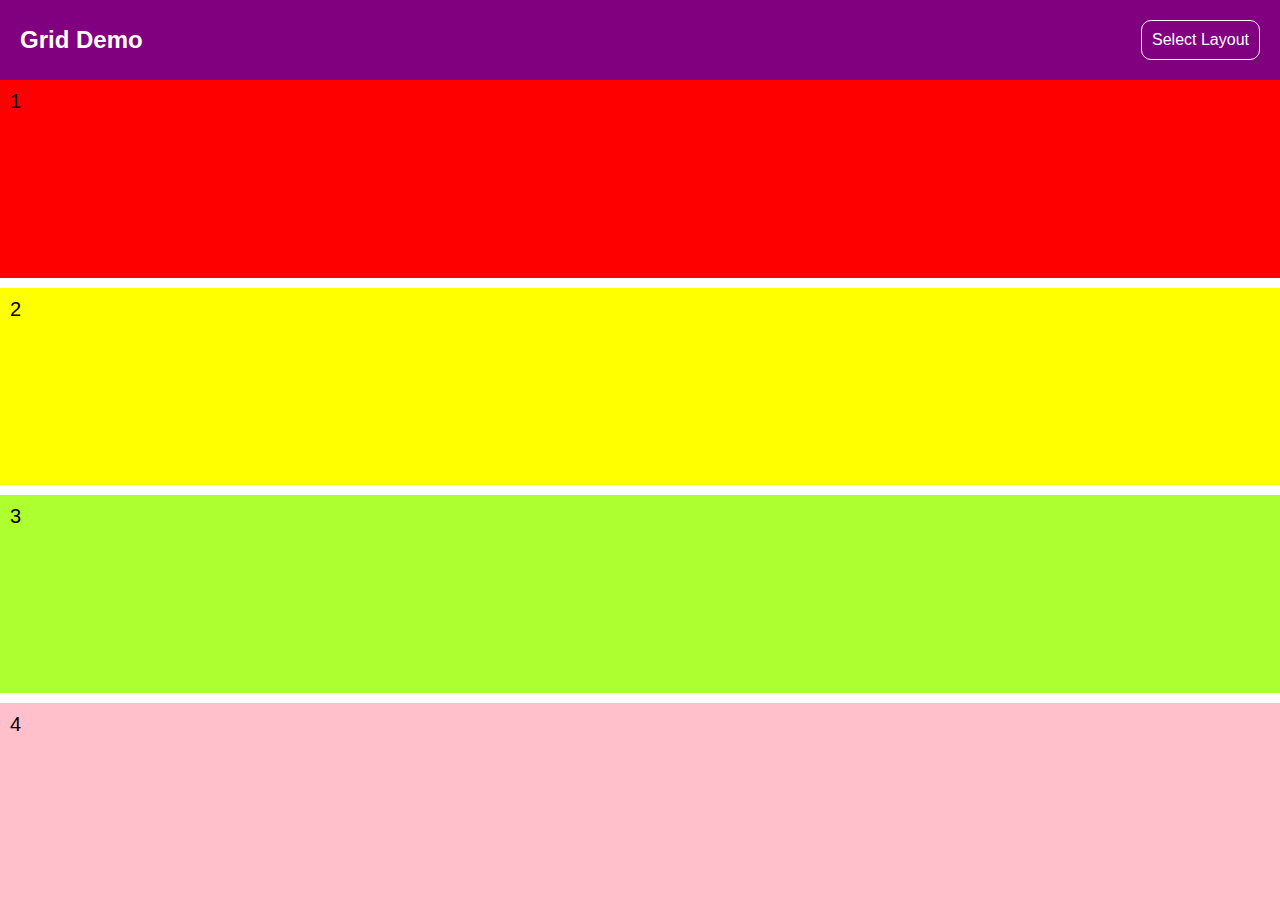
<file: task 6/src/index2.html>
<!DOCTYPE html>
<html lang="en">
<head>
    <meta charset="UTF-8">
    <meta name="viewport" content="width=device-width, initial-scale=1.0">
    <meta name="description" content="Scrollable content section demo">
    <meta name="keywords" content="html, css, scrollable content">
    <meta name="author" content="Prachi chauhan">
    <title>Task 6-B</title>
    <link rel="stylesheet" href="assets/css/style2.css">
</head>
<body>
    <header class="header">
        <h2>Grid Demo</h2>
        <div class="header-menu">
            <button type="button" class="btn btn-primary">Select Layout</button>
            <ul class="submenu">
                <li>
                    <button onclick="layout1()">
                        <picture>
                            <img src="assets/images/L1" alt="layout1" width="50" height="50">
                        </picture>
                    </button>
                </li>
                <li>
                    <button onclick="layout2()">
                        <picture>
                            <img src="assets/images/L2" alt="layout2" width="50" height="50">
                        </picture>
                    </button>
                </li>
                <li>
                    <button onclick="layout3()">
                        <picture>
                            <img src="assets/images/L3" alt="layout3" width="50" height="50">
                        </picture>
                    </button>
                </li>
                <li>
                    <button onclick="layout4()">
                        <picture>
                            <img src="assets/images/L4" alt="layout4" width="50" height="50">
                        </picture>
                    </button>
                </li>
                <li>
                    <button onclick="layout5()">
                        <picture>
                            <img src="assets/images/L5" alt="layout5" width="50" height="50">
                        </picture>
                    </button>
                </li>
                <li>
                    <button onclick="layout6()">
                        <picture>
                            <img src="assets/images/L6" alt="layout6" width="50" height="50">
                        </picture>
                    </button>
                </li>
                <li>
                    <button onclick="layout7()">
                        <picture>
                            <img src="assets/images/L7" alt="layout7" width="50" height="50">
                        </picture>
                    </button>
                </li>
                <li>
                    <button onclick="layout8()">
                        <picture>
                            <img src="assets/images/L8" alt="layout8" width="50" height="50">
                        </picture>
                    </button>
                </li>
            </ul>
        </div>

    </header>

    <main>
        <div class="main-container" id="main_container">
            <div class="sec1">1</div>
            <div class="sec2">2</div>
            <div class="sec3">3</div>
            <div class="sec4">4</div>
            <div class="sec5" id="sec5">5</div>
            <div class="sec6" id="sec6">6</div>
        </div>
    </main>

    <script>
        const mainContainer = document.getElementById('main_container');
        const sec5 = document.getElementById('sec5');
        const sec6 = document.getElementById('sec6');

        function clearGrid(){
            mainContainer.style.gridTemplateColumns = 'none';
            mainContainer.style.gridTemplateRows = 'none';
            sec5.style.display = 'none';
            sec6.style.display ='none';
        }

        function gridOf3(){
            mainContainer.style.gridTemplateColumns = '1fr 1fr 1fr';
            mainContainer.style.gridTemplateRows = 'minmax(150px, 1fr) minmax(150px,1fr) minmax(150px,1fr)';
        }

        function layout1(){
            clearGrid();
            mainContainer.style.gridTemplateAreas = `'area1'
                                                    'area2'
                                                    'area3'
                                                    'area4'`;
            mainContainer.style.gridTemplateRows = 'minmax(150px, 1fr) minmax(150px, 1fr) minmax(150px, 1fr) minmax(150px, 1fr)';
            sec5.style.display = 'none';
        }

        function layout2(){
            clearGrid();
            mainContainer.style.gridTemplateAreas = `'area1 area2 area3 area4'`;
            mainContainer.style.gridTemplateColumns ='1fr 1fr 1fr 1fr';
        }

        function layout3(){
            clearGrid();
            mainContainer.style.gridTemplateAreas = `'area1 area2'
                                                    'area3 area4'`;
            mainContainer.style.gridTemplateColumns = '1fr 1fr';
            mainContainer.style.gridTemplateRows = 'minmax(150px, 1fr) minmax(150px, 1fr)';
            sec5.style.display = 'none';
        }

        function layout4(){
            clearGrid();
            mainContainer.style.gridTemplateAreas = `'area1 area2 area2'
                                                    'area3 area3 area4'
                                                    'area5 area5 area5'`;
            gridOf3();
            sec5.style.display = 'block';
        }

        function layout5(){
            clearGrid();
            mainContainer.style.gridTemplateAreas = `'area1 area2 area2'
                                                    'area1 area3 area4'
                                                    'area5 area5 area5 '`;
            gridOf3();
            sec5.style.display = 'block';
        }

        function layout6(){
            clearGrid();
            mainContainer.style.gridTemplateAreas = `'area1 area1 area2'
                                                    'area3 area4 area4'
                                                    'area5 area5 area6'`;
            gridOf3();
            sec5.style.display = 'block';
            sec6.style.display ='block';
        }

        function layout7(){
            clearGrid();
            mainContainer.style.gridTemplateAreas = `'area1 area2 area2'
                                                    'area3 area2 area2'
                                                    'area4 area5 area6'`;
            gridOf3();
            sec5.style.display = 'block';
            sec6.style.display ='block';
        }

        function layout8(){
            clearGrid();
            mainContainer.style.gridTemplateAreas = `'area1 area1 area2'
                                                    'area1 area1 area3'
                                                    'area4 area5 area5'`;
            gridOf3();
            sec5.style.display = 'block';
        }
    </script>
</body>
</html>
</file>
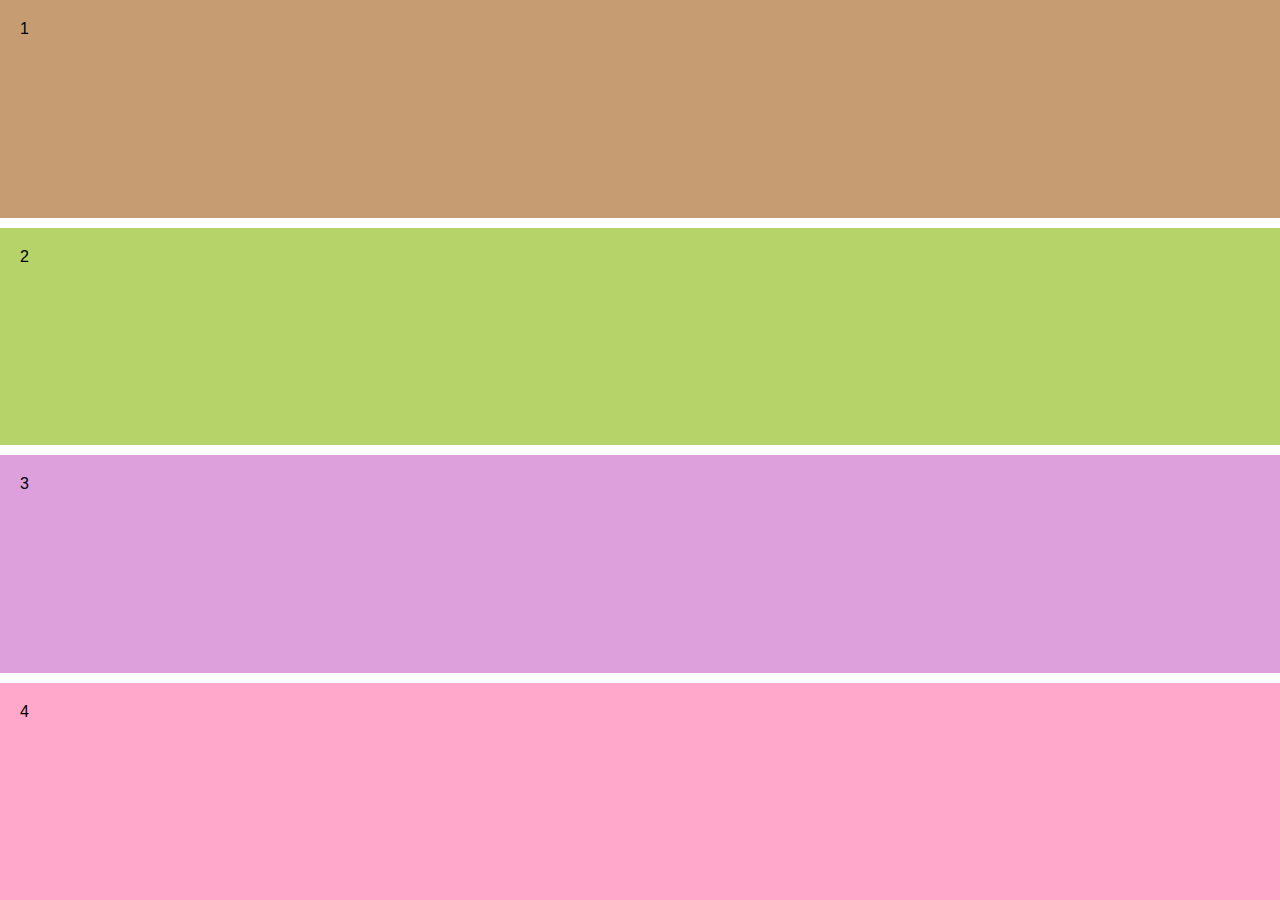
<file: task 7/src/layout1.html>
<!DOCTYPE html>
<html lang="en">

<head>
    <meta charset="UTF-8">
    <meta name="viewport" content="width=device-width, initial-scale=1.0">
    <meta name="description" content="Scrollable content section demo">
    <meta name="keywords" content="html, css, scrollable content">
    <meta name="author" content="Prachi chauhan">
    <title>1 - Task 7</title>
    <link rel="stylesheet" href="assets/css/style.css">
</head>

<body>
    
</body>
<main class="layout1">
    <div class="main-container" id="main_container">
        <div class="sec1">1</div>
        <div class="sec2">2</div>
        <div class="sec3">3</div>
        <div class="sec4">4</div>
    </div>
</main>
</html>
</file>
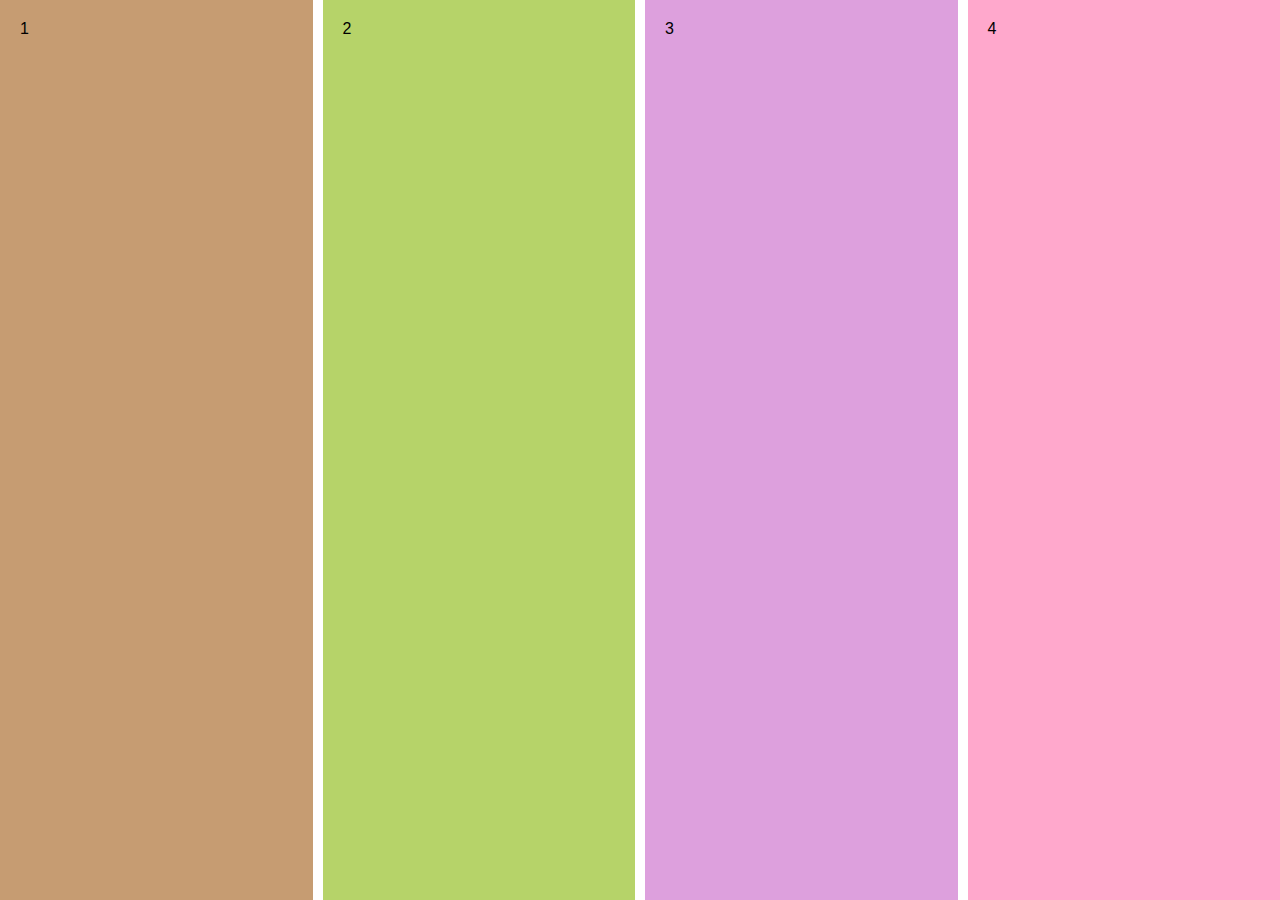
<file: task 7/src/layout2.html>
<!DOCTYPE html>
<html lang="en">

<head>
    <meta charset="UTF-8">
    <meta name="viewport" content="width=device-width, initial-scale=1.0">
    <meta name="description" content="Scrollable content section demo">
    <meta name="keywords" content="html, css, scrollable content">
    <meta name="author" content="Prachi chauhan">
    <title>2 - Task 7</title>
    <link rel="stylesheet" href="assets/css/style.css">
</head>

<body>
    <main class="layout2">
        <div class="main-container" id="main_container">
            <div class="sec1">1</div>
            <div class="sec2">2</div>
            <div class="sec3">3</div>
            <div class="sec4">4</div>
        </div>
    </main>
</body>

</html>
</file>
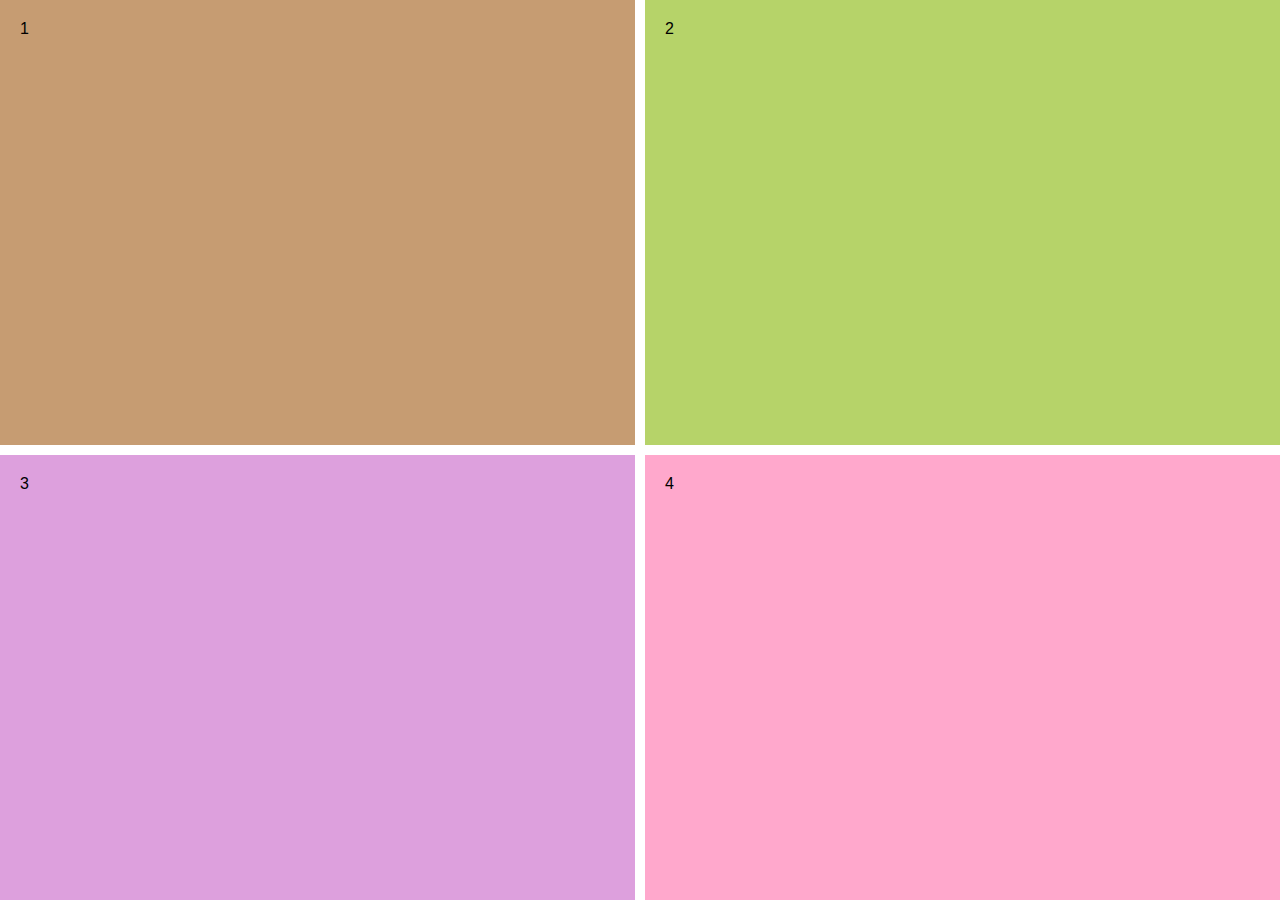
<file: task 7/src/layout3.html>
<!DOCTYPE html>
<html lang="en">

<head>
    <meta charset="UTF-8">
    <meta name="viewport" content="width=device-width, initial-scale=1.0">
    <meta name="description" content="Scrollable content section demo">
    <meta name="keywords" content="html, css, scrollable content">
    <meta name="author" content="Prachi chauhan">
    <title>3 - Task 7</title>
    <link rel="stylesheet" href="assets/css/style.css">
</head>

<body>
    <main class="layout3">
        <div class="main-container" id="main_container">
            <div class="sec1">1</div>
            <div class="sec2">2</div>
            <div class="sec3">3</div>
            <div class="sec4">4</div>
        </div>
    </main>
</body>

</html>
</file>
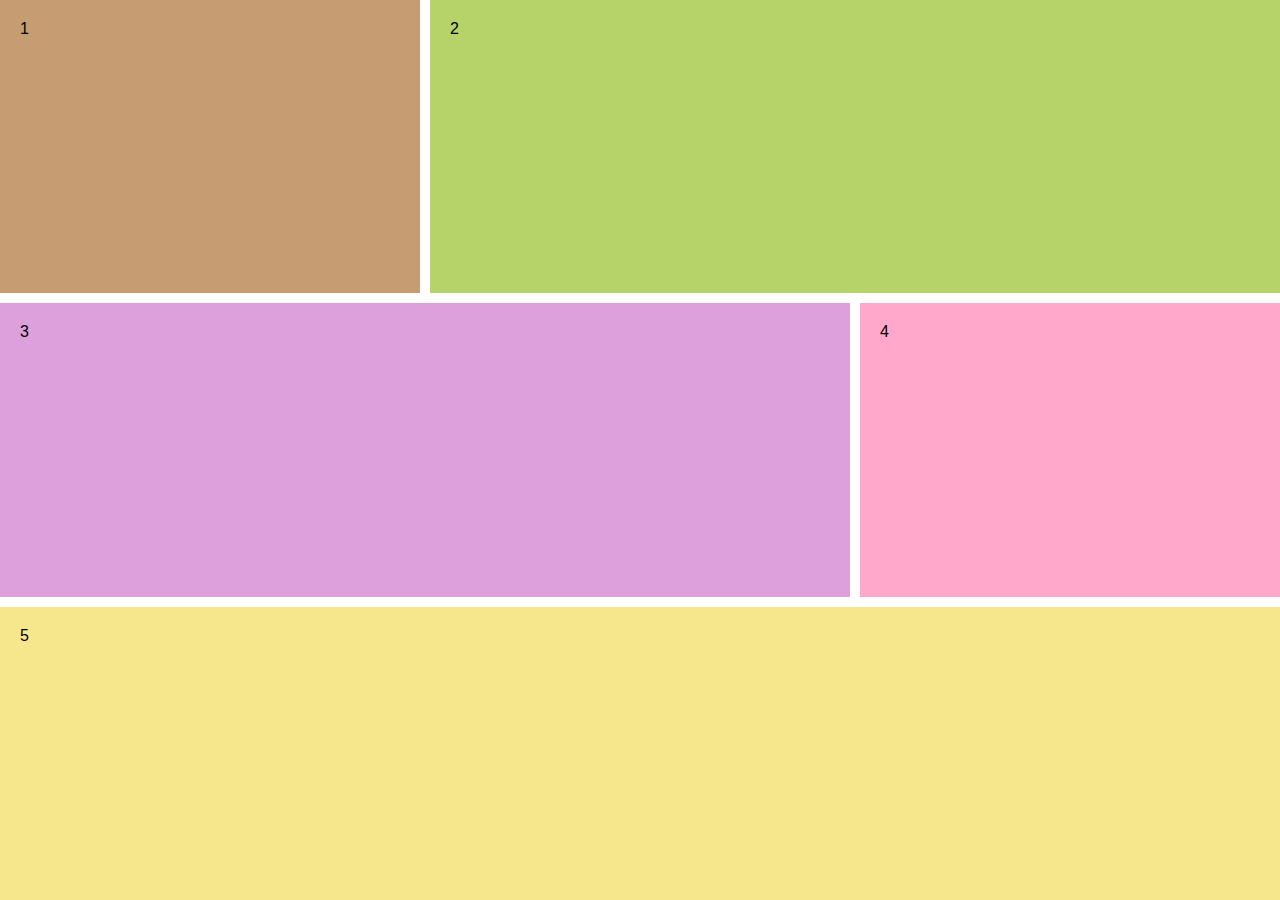
<file: task 7/src/layout4.html>
<!DOCTYPE html>
<html lang="en">

<head>
    <meta charset="UTF-8">
    <meta name="viewport" content="width=device-width, initial-scale=1.0">
    <meta name="description" content="Scrollable content section demo">
    <meta name="keywords" content="html, css, scrollable content">
    <meta name="author" content="Prachi chauhan">
    <title>4 - Task 7</title>
    <link rel="stylesheet" href="assets/css/style.css">
</head>

<body>    
    <main class="layout4">
        <div class="main-container" id="main_container">
            <div class="sec1">1</div>
            <div class="sec2">2</div>
            <div class="sec3">3</div>
            <div class="sec4">4</div>
            <div class="sec5">5</div>
        </div>
    </main>
</body>

</html>
</file>
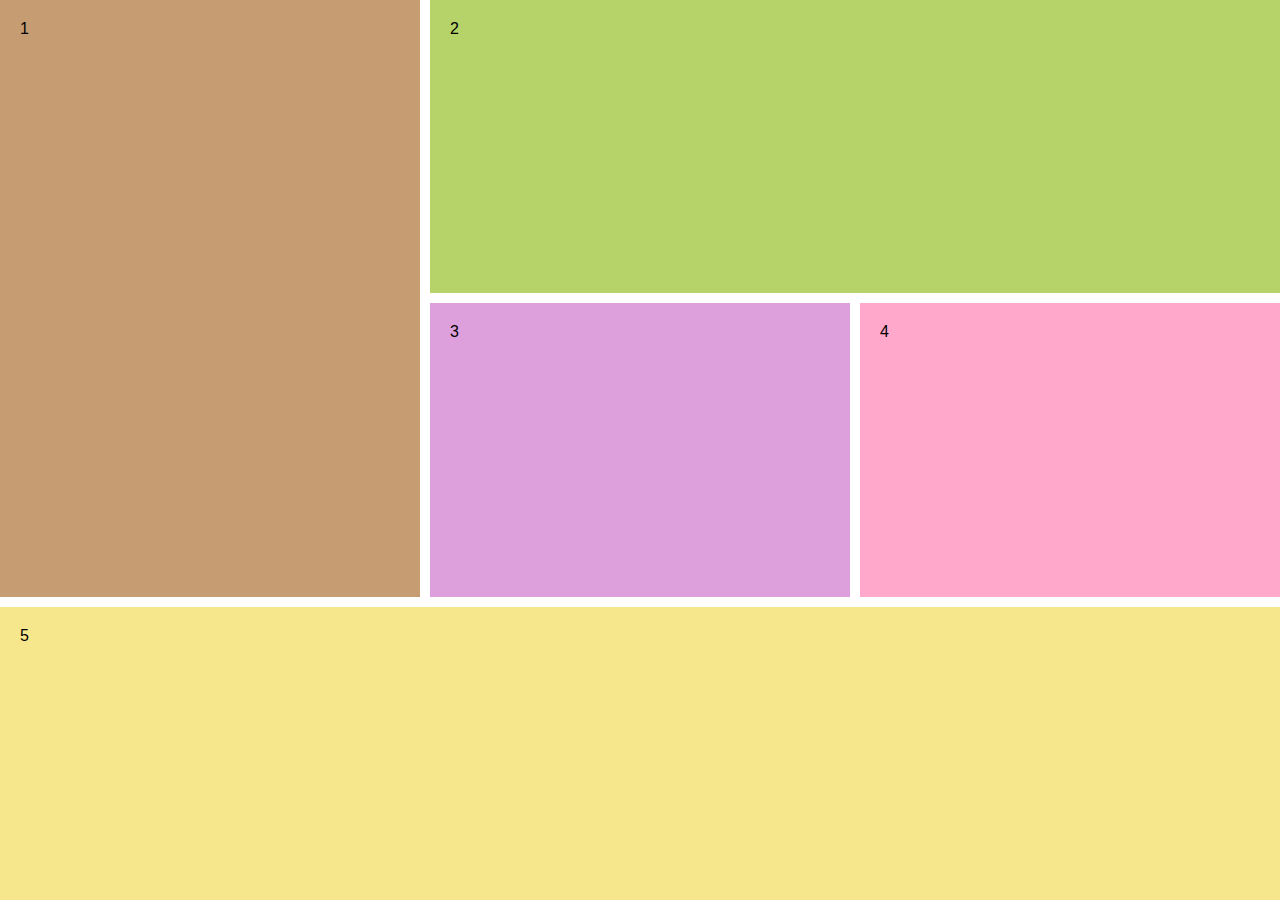
<file: task 7/src/layout5.html>
<!DOCTYPE html>
<html lang="en">

<head>
    <meta charset="UTF-8">
    <meta name="viewport" content="width=device-width, initial-scale=1.0">
    <meta name="description" content="Scrollable content section demo">
    <meta name="keywords" content="html, css, scrollable content">
    <meta name="author" content="Prachi chauhan">
    <title>5 - Task 7</title>
    <link rel="stylesheet" href="assets/css/style.css">
</head>

<body>    
    <main class="layout5">
        <div class="main-container" id="main_container">
            <div class="sec1">1</div>
            <div class="sec2">2</div>
            <div class="sec3">3</div>
            <div class="sec4">4</div>
            <div class="sec5">5</div>
        </div>
    </main>
</body>

</html>
</file>
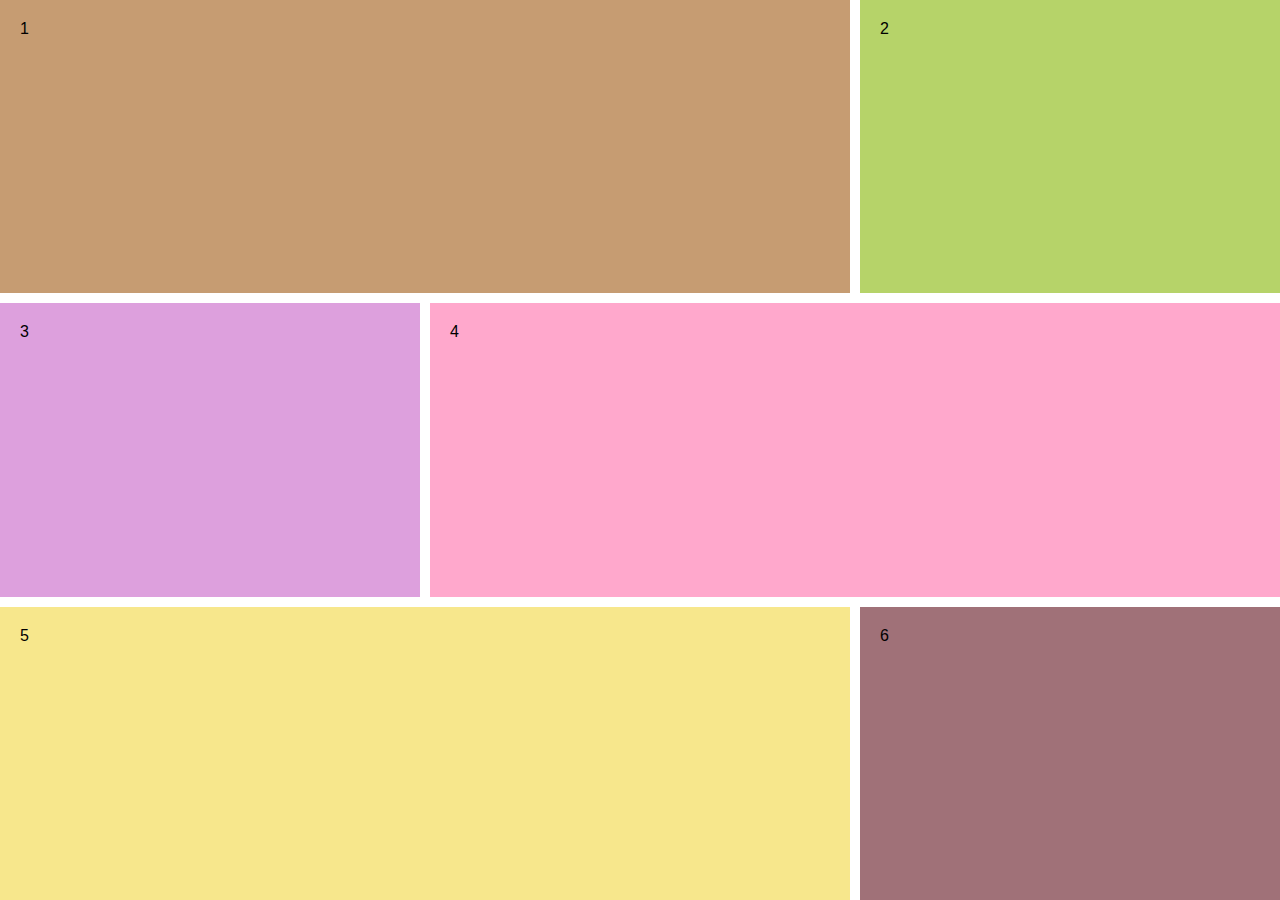
<file: task 7/src/layout6.html>
<!DOCTYPE html>
<html lang="en">

<head>
    <meta charset="UTF-8">
    <meta name="viewport" content="width=device-width, initial-scale=1.0">
    <meta name="description" content="Scrollable content section demo">
    <meta name="keywords" content="html, css, scrollable content">
    <meta name="author" content="Prachi chauhan">
    <title>6 - Task 7</title>
    <link rel="stylesheet" href="assets/css/style.css">
</head>

<body>
    <main class="layout6">
        <div class="main-container" id="main_container">
            <div class="sec1">1</div>
            <div class="sec2">2</div>
            <div class="sec3">3</div>
            <div class="sec4">4</div>
            <div class="sec5">5</div>
            <div class="sec6">6</div>
        </div>
    </main>
</body>

</html>
</file>
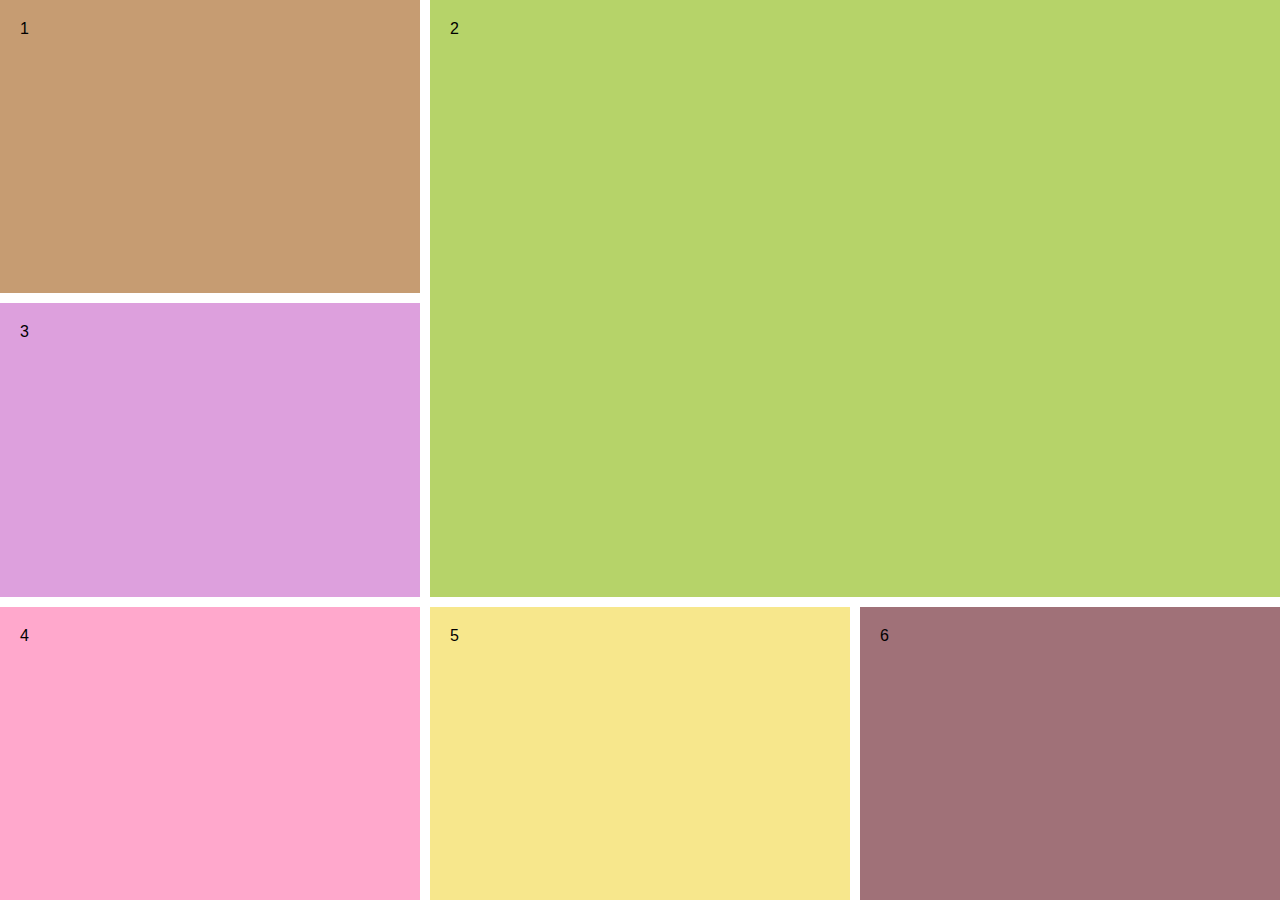
<file: task 7/src/layout7.html>
<!DOCTYPE html>
<html lang="en">

<head>
    <meta charset="UTF-8">
    <meta name="viewport" content="width=device-width, initial-scale=1.0">
    <meta name="description" content="Scrollable content section demo">
    <meta name="keywords" content="html, css, scrollable content">
    <meta name="author" content="Prachi chauhan">
    <title>7 - Task 7</title>
    <link rel="stylesheet" href="assets/css/style.css">
</head>

<body>
    <main class="layout7">
        <div class="main-container" id="main_container">
            <div class="sec1">1</div>
            <div class="sec2">2</div>
            <div class="sec3">3</div>
            <div class="sec4">4</div>
            <div class="sec5">5</div>
            <div class="sec6">6</div>
        </div>
    </main>
</body>

</html>
</file>
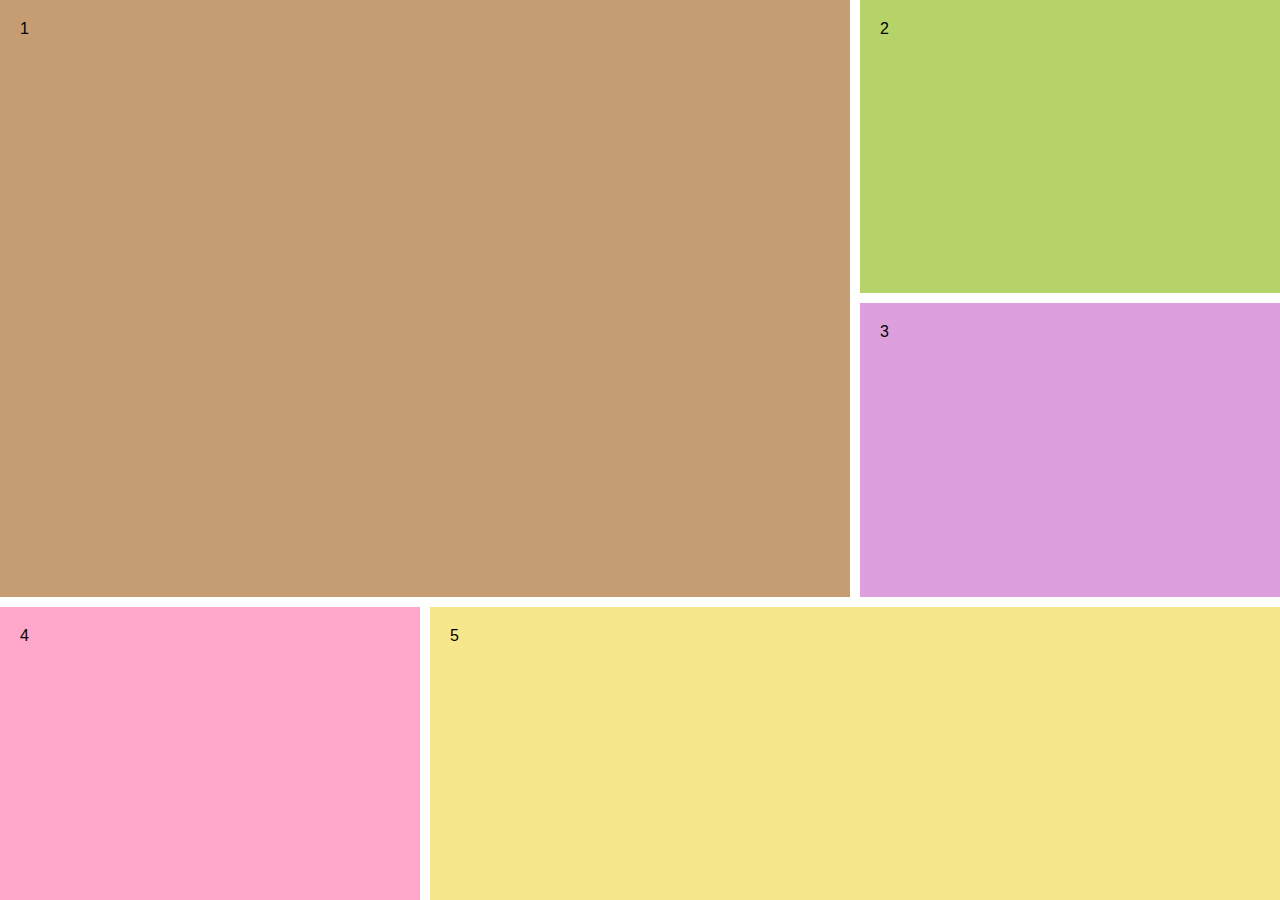
<file: task 7/src/layout8.html>
<!DOCTYPE html>
<html lang="en">

<head>
    <meta charset="UTF-8">
    <meta name="viewport" content="width=device-width, initial-scale=1.0">
    <meta name="description" content="Scrollable content section demo">
    <meta name="keywords" content="html, css, scrollable content">
    <meta name="author" content="Prachi chauhan">
    <title>8 - Task 7</title>
    <link rel="stylesheet" href="assets/css/style.css">
</head>

<body>
    <main class="layout8">
        <div class="main-container" id="main_container">
            <div class="sec1">1</div>
            <div class="sec2">2</div>
            <div class="sec3">3</div>
            <div class="sec4">4</div>
            <div class="sec5">5</div>
        </div>
    </main>
</body>

</html>
</file>
<file: task 5/src/assets/css/style.css>
:root {
    --primary-color: #01014e;
    --white: #ffffff;
    --bg-color: #f0f8ff;
    --primary-font: Arial, Helvetica, sans-serif;
}

* {
    margin: 0;
    padding: 0;
    box-sizing: border-box;
    font-family: var(--primary-font)
}

h1 {
    font-size: 80px;
    text-transform: uppercase;
    color: var(--primary-color);
}

p {
    font-size: 36px;
    line-height: 1.5;
}

img {
    width: 100%;
    height: 100%;
}

.btn {
    outline: none;
    border: 2px solid transparent;
    text-decoration: none;
    cursor: pointer;
    min-width: 200px;
    min-height: 60px;
    text-transform: capitalize;
    vertical-align: middle;
    transition: all 0.3s ease;
    border-radius: 4px;
    color: var(--white);
    font-size: 30px;
    font-family: var(--primary-font);
    font-weight: 500;
    padding: 4px 16px;
    display: flex;
    justify-content: center;
    align-items: center;
}

.btn-primary {
    background: var(--primary-color);
    color: var(--white);
}

.btn-primary:hover:enabled {
    background: transparent;
    border-color: var(--primary-color);
    color: var(--primary-color);
}

.banner-container {
    display: flex;
    background: var(--bg-color);
}

.banner-content {
    padding: 200px;
    background-color: antiquewhite;
    display: flex;
    align-items: center;
    width: 60%;
}

.banner-content h1,
.banner-content p {
    margin-bottom: 30px;
}

.banner-img {
    width: 40%;
}

.banner-img img {
    object-fit: cover;
}

@media (max-width: 2559px) {
    h1 {
        font-size: 60px;
    }

    p,
    .btn {
        font-size: 24px;
    }

    .banner-content {
        padding: 150px;
    }
}

@media (max-width: 1919px) {
    h1 {
        font-size: 50px;
    }

    p,
    .btn {
        font-size: 16px;
    }

    .btn{
        min-height: 40px;
        min-width: 150px;
    }

    .banner-content {
        padding: 100px;
    }

    .banner-content h1, .banner-content p{
        margin-bottom: 20px;
    }
}

@media (max-width: 1279px) {
    h1 {
        font-size: 40px;
    }

    .banner-content {
        padding: 50px;
    }
}

@media (max-width: 767px) {

    h1{
        font-size: 36px;
    }

    .banner-container {
        flex-wrap: wrap;
        flex-direction: column-reverse;
    }

    .banner-content{
        padding: 20px;
    }

    .banner-content,
    .banner-img {
        width: 100%;
    }


}
</file>
<file: task 6/src/assets/css/style.css>
:root {
    --primary-color: #800080;
    --white: #ffffff;
    --primary-font: Arial, Helvetica, sans-serif;
}

* {
    margin: 0;
    padding: 0;
    box-sizing: border-box;
    font-family: var(--primary-font)
}

.parent-container{
    display: flex;
    gap: 20px;
    color: var(--white);
    line-height: 1.5;
}

.parent-sec{
    display: flex;
    flex-direction: column;
    gap: 20px;
}

.box-sec{
    height: 100vh;
    flex: 1;
    overflow: auto;
}

.child-sec, .fixed-sec{
    background: var(--primary-color);
    padding: 20px;
}

.child-sec{
    height: 50%;
    overflow-y: auto;
    flex: none;
}

@media (max-width: 767px) {
    .parent-container{
        flex-direction: column;
    }

}
</file>
<file: task 7/src/assets/css/style.css>
:root {
    --primary-color: #806d00;
    --secondary-color: #800080;
    --white: #ffffff;
    --primary-font: Arial, Helvetica, sans-serif;
}

* {
    margin: 0;
    padding: 0;
    box-sizing: border-box;
    font-family: var(--primary-font)
}

li{
    list-style: none;
}

picture{
    display: inline-block;
}

header{
    padding: 20px;
    display: flex;
    background-color: var(--secondary-color);
    justify-content: space-between;
    align-items: center;
    gap: 20px;
    color: var(--white);
}

.main-page{
    padding: 50px;
    text-align: center;
    font-size: 20px;
}
.btn{
    outline: none;
    display: flex;
    justify-content: center;
    align-items: center;
    border: 1px solid var(--white);
    min-width: 100px;
    min-height: 40px;
    font-size: 16px;
    padding: 10px;
    background: transparent;
    color: var(--white);
    border-radius: 10px;
    cursor: pointer;
    font-weight: 500;
}

.btn-primary{
    background: var(--secondary-color);
}

.btn-primary:hover:enabled{
    background: var(--white);
    color: var(--secondary-color);
}

.menu{
    display: flex;
    gap: 20px;
}
.menu img{
    object-fit: cover;
}

.main-container{
    display: grid;
    gap: 10px;
    height: 100vh;
}

.main-container div{
    padding: 20px;
    overflow: auto;
}

.layout1 .main-container{
    grid-template-areas: 'area1'
    'area2'
    'area3'
    'area4';
    grid-template-rows: minmax(200px, 1fr) minmax(200px, 1fr) minmax(200px, 1fr) minmax(200px, 1fr);
}

.layout2 .main-container{
    grid-template-areas: 'area1 area2 area3 area4';
    grid-template-columns: 1fr 1fr 1fr 1fr;
}

.layout3 .main-container{
    grid-template-areas: 'area1 area2'
    'area3 area4' ;
    grid-template-columns: 1fr 1fr;
    grid-template-rows: minmax(200px, 1fr) minmax(200px,1fr);
}

.layout4 .main-container{
    grid-template-areas: 'area1 area2 area2'
    'area3 area3 area4'
    'area5 area5 area5';
    grid-template-columns: 1fr 1fr 1fr;
    grid-template-rows: minmax(200px, 1fr) minmax(200px,1fr) minmax(200px,1fr);
}

.layout5 .main-container{
    grid-template-areas: 'area1 area2 area2'
    'area1 area3 area4'
    'area5 area5 area5';
    grid-template-columns: 1fr 1fr 1fr;
    grid-template-rows: minmax(200px, 1fr) minmax(200px,1fr) minmax(200px,1fr);
}

.layout6 .main-container{
    grid-template-areas: 'area1 area1 area2'
    'area3 area4 area4'
    'area5 area5 area6' ;
    grid-template-columns: 1fr 1fr 1fr;
    grid-template-rows: minmax(200px, 1fr) minmax(200px,1fr) minmax(200px,1fr);
}

.layout7 .main-container{
    grid-template-areas: 'area1 area2 area2'
    'area3 area2 area2'
    'area4 area5 area6' ;
    grid-template-columns: 1fr 1fr 1fr;
    grid-template-rows: minmax(200px, 1fr) minmax(200px,1fr) minmax(200px,1fr);
}

.layout8 .main-container{
    grid-template-areas: 'area1 area1 area2'
    'area1 area1 area3'
    'area4 area5 area5' ;
    grid-template-columns: 1fr 1fr 1fr;
    grid-template-rows: minmax(200px, 1fr) minmax(200px,1fr) minmax(200px,1fr);
}


.sec1{
    grid-area: area1;
    background: #C69C72;
}

.sec2{
    grid-area: area2;
    background: #B6D369;
}

.sec3{
    grid-area: area3;
    background: plum;
}

.sec4{
    grid-area: area4;
    background: rgb(255, 168, 204);
}

.sec5{
    grid-area: area5;
    background: #f7e78c;
}

.sec6{
    grid-area: area6;
    background: #A07178;
}

@media (max-width: 767px) {
    .layout2 .main-container, .layout3 .main-container{
        grid-template-areas: 'area1'
        'area2'
        'area3'
        'area4';
        grid-template-columns: none;
        grid-template-rows: minmax(200px, 1fr) minmax(200px, 1fr) minmax(200px, 1fr) minmax(200px, 1fr);
    }

    .layout4 .main-container, .layout5 .main-container, .layout8 .main-container{
        grid-template-areas: 'area1'
        'area2'
        'area3'
        'area4'
        'area5';
        grid-template-columns: none;
        grid-template-rows: minmax(200px, 1fr) minmax(200px, 1fr) minmax(200px, 1fr) minmax(200px, 1fr) minmax(200px, 1fr);
    }

    .layout6 .main-container, .layout7 .main-container{
        grid-template-areas: 'area1'
        'area2'
        'area3'
        'area4'
        'area5'
        'area6';
        grid-template-columns: none;
        grid-template-rows: minmax(200px, 1fr) minmax(200px, 1fr) minmax(200px, 1fr) minmax(200px, 1fr) minmax(200px, 1fr) minmax(200px, 1fr);
    }
}
</file>
<file: task2-3-4/src/assets/css/style.css>
:root {
    --primary-font: "Inter", sans-serif;
    --primary-color: #133755;
    --secondary-color: #7e7c7c;
    --orange: #F26A27;
    --light-blue: #0A95DE;
    --bg-color: #F6F8FB;
    --sidebar-bg: #1A2535;
    --gray: #6C6C6C;
    --light-gray: #D8D8D8;
    --white: #FFFFFF;
    --navy-blue: #1B273B;
    --deep-gray: #575757;
    --green: #62CF67;
    --red: #ff0000;
}

/* reset css start  */

* {
    margin: 0;
    padding: 0;
    box-sizing: border-box;
    font-family: var(--primary-font);
}

ul {
    list-style: none;
}

a {
    text-decoration: none;
    color: var(--secondary-color);
    text-transform: capitalize;
}

picture,
label,
img,
li,
a {
    display: inline-block;
}

img {
    width: 100%;
    height: 100%;
}

input,
a,
span,
img {
    vertical-align: middle;
}

h1,
h2,
h3,
h6,
th {
    color: var(--primary-color);
    text-transform: capitalize;
}

h2 {
    font-size: 20px;
}

h3 {
    font-size: 18px;
}

h6 {
    font-size: 16px;
}

body {
    color: var(--secondary-color);
}

label {
    margin-bottom: 8px;
}

input {
    padding: 10px;
    border: 1px solid var(--light-gray);
    border-radius: 4px;
    outline: none;
    font-size: 16px;
    width: 100%;
}

.input:focus,
input:hover {
    border: 1px solid var(--primary-color);
}

.input:required{
    border: 1px solid var(--red);
}

svg {
    fill: var(--primary-color);
}

svg,
header .head-img {
    width: 20px;
    height: 20px;
}

table,
th,
td {
    border-collapse: collapse;
}

table {
    width: 100%;
    color: var(--deep-gray);
    text-align: left;
    font-size: 14px;
}

tr:not(:last-child) {
    border-bottom: 1px solid var(--light-gray);
}

td {
    padding: 10px 20px;
}

th {
    padding: 14px 20px;
    white-space: nowrap;
}

/* reset css end  */

.d-flex {
    display: flex;
}

.justify-center {
    justify-content: center;
}

.align-center {
    align-items: center;
}

.justify-between {
    justify-content: space-between;
}

.flex-col {
    flex-direction: column;
}

.d-grid {
    display: grid;
}

.stay-fixed{
    position: fixed;
    width: 100%;
}

.btn {
    outline: none;
    border: none;
    text-decoration: none;
    cursor: pointer;
    min-width: 100px;
    min-height: 40px;
    text-transform: capitalize;
    vertical-align: middle;
    transition: all 0.3s ease;
    border-radius: 4px;
    color: var(--white);
    font-size: 14px;
    font-family: var(--primary-font);
    font-weight: 500;
    padding: 2px 16px;
    display: flex;
    justify-content: center;
    align-items: center;
    gap: 8px;
}

.btn:disabled {
    opacity: 0.7;
    cursor: not-allowed;
}

.btn-primary {
    background-color: var(--primary-color);
    color: var(--white);
}

.btn-primary svg {
    fill: var(--white);
    width: 16px;
    height: 16px;
}

.btn-primary:hover:enabled {
    background-color: #1f5a8a;
}

.btn-secondary {
    background: var(--deep-gray);
    color: var(--white);
}

.btn-secondary:hover:enabled {
    background: #747474;
}

.btn-icon {
    background-color: transparent;
    min-width: auto;
}

.btn-icon:hover:enabled svg {
    fill: var(--red);
}

.btn-group {
    margin-top: 40px;
    gap: 20px;
}

.ellipses {
    display: -webkit-box;
    -webkit-line-clamp: 3;
    -webkit-box-orient: vertical;
    overflow: hidden;
    text-overflow: ellipsis;
    max-width: 200px;
    word-break: break-word;
}

.error-msg{
    color: var(--red);
    font-size: 14px;
    margin-top: 4px;
}

.dashboard-wrapper {
    position: relative;
}

.sidebar {
    max-width: 80px;
    width: 100%;
    height: 100%;
    position: fixed;
    left: 0;
    top: 0;
    z-index: 2;
    background-color: var(--navy-blue);
    justify-content: space-between;
    transition: all 0.3s ease-in;
    overflow-x: hidden;
    overflow-y: auto;
    box-shadow: 5px 8px 24px rgb(19, 55, 85, 0.5);
}

.sidebar.open {
    max-width: 250px;
}

.sidebar .logo-link {
    padding: 20px;
    gap: 30px;
}

.sidebar .logo-link span {
    color: var(--orange);
    font-size: 20px;
}

.sidebar .logo {
    width: 44px;
    height: 44px;
    flex-shrink: 0;
}

.sidebar svg {
    fill: var(--white);
}

.sidebar li a {
    color: var(--white);
    padding: 10px 20px;
    width: 100%;
    gap: 30px;
    transition: all 0.3s ease;
}

.sidebar li a .link {
    opacity: 0;
    transition-duration: 0.3s;
}

.sidebar.open li a .link {
    opacity: 1;
}

.sidebar.open li a:hover {
    background-color: var(--primary-color);
}

.sidebar .sidebar-icon {
    padding: 10px 12px;
    border: 1px solid transparent;
}

.sidebar.open1 .sidebar-icon:hover {
    border-radius: 40%;
    background-color: #393E54;
    box-shadow: 0px 0px 20px rgb(57, 62, 84, 0.7);
}

.sidebar.open1 .sidebar-icon:hover svg {
    fill: var(--orange);
}

.close-sidebar,
.sidebar.open .open-sidebar {
    display: none;
}

.sidebar.open .close-sidebar {
    display: block;
}

.rightInfo {
    margin-left: 80px;
    transition: all .3s ease-in;
}

.sidebar.open+.rightInfo {
    margin-left: 250px;
}

header,
header .head,
.tabs {
    background-color: var(--bg-color);
}

.breadcrumb {
    padding: 20px;
    border-bottom: 1px solid var(--light-gray);
    flex-wrap: wrap;
}

.breadcrumb li a {
    color: var(--primary-color);
}

.breadcrumb li:first-child a {
    color: var(--orange);
}

.breadcrumb li+li::before {
    padding: 0 8px;
    color: var(--secondary-color);
    content: ">";
}

.head-title {
    padding: 14px 20px;
}

header .head-img {
    margin-right: 10px;
    flex-shrink: 0;
}

.main-wrapper {
    position: relative;
}

.tabs {
    position: sticky;
    top: 0;
    z-index: 1;
    border-bottom: 1px solid var(--light-gray);
    background-color: var(--bg-color);
    overflow-x: auto;
    padding: 0 8px;
}

.tabs li a {
    padding: 14px 12px;
    position: relative;
    white-space: nowrap;
}

.tabs li a:hover::after,
.active::after {
    content: '';
    width: calc(100% - 24px);
    height: 2px;
    background-color: var(--orange);
    position: absolute;
    bottom: 0;
    left: 50%;
    transform: translateX(-50%);
}

.main-container,
.model .heading, .sidebar-container,
.model-container .model-form {
    padding: 20px;
}

.heading {
    gap: 20px;
    margin-bottom: 16px;
}

.heading .progress {
    width: 60px;
    height: 60px;
    text-align: center;
    border: 5px solid var(--green);
    border-radius: 50%;
    flex-shrink: 0;
}

.heading>div {
    gap: 20px;
}

.heading h2 {
    margin-bottom: 6px;
}

.heading .date {
    color: var(--gray);
    margin-left: 10px;
    font-size: 12px;
}

.heading .btn {
    align-self: start;
    flex-shrink: 0;
}

.heading .btn-icon {
    padding: 10px;
    min-width: auto;
}

.btn svg {
    flex-shrink: 0;
}

.grid-wrapper {
    grid-template-columns: 1fr;
    gap: 30px;
}

.grid-child {
    grid-template-columns: 1fr 1fr;
    gap: 30px;
}

.card {
    background-color: var(--white);
    border-radius: 10px;
    padding: 30px;
    box-shadow: 0px 7px 29px 0px rgba(100, 100, 111, 0.2);
}

.card h3,
.dashcard-wrapper .dash-card .card-icon {
    margin-bottom: 30px;
}

.dashcard-wrapper {
    gap: 60px;
    flex-wrap: wrap;
}

.dashcard-wrapper .dash-card {
    flex: 1 1 calc(33.3% - 40px);
    width: calc(33.3% - 40px);
    border-radius: 0;
    box-shadow: none;
    position: relative;
    color: var(--secondary-color);
    font-size: 14px;
}

.dash-card:nth-child(3n+2)::after,
.dash-card:nth-child(3n+2)::before {
    content: '';
    width: 1px;
    height: 100%;
    background: var(--light-gray);
    top: 0;
    position: absolute;
}

.dash-card:nth-child(3n+2)::before {
    left: -30px;
}

.dash-card:nth-child(3n+2)::after {
    right: -30px;
}

.dashcard-wrapper .dash-card svg {
    width: 40px;
    height: 40px;
    fill: var(--primary-color);
}

.dash-card .big-digit {
    font-size: 24px;
    font-weight: 700;
    color: var(--primary-color);
}

.dash-card .counter, .input-box{
    margin-bottom: 20px;
}

.text:not(:last-child) {
    margin-bottom: 10px;
}

.bold-num {
    color: var(--primary-color);
    font-weight: 700;
}

.progressbar {
    border-radius: 4px;
    width: 100%;
    background-color: var(--light-gray);
}

.progressbar .bar {
    padding: 4px;
    width: 30%;
    border-radius: 4px;
    background: var(--green);
}

.pie-chart {
    width: 200px;
    height: 200px;
    border-radius: 50%;
    background: conic-gradient(var(--orange) 0deg 210deg,
            var(--light-blue) 210deg 290deg,
            var(--primary-color) 290deg 360deg);
    position: relative;
    margin: 0 auto;
}

.legend {
    margin-top: 20px;
    flex-wrap: wrap;
}

.legend div {
    margin: 0 10px;
}

.legend span {
    width: 12px;
    height: 12px;
    border-radius: 50%;
    margin-right: 5px;
}

.forensics {
    background: #f36f22;
}

.negotiation {
    background: #009fe3;
}

.recovery {
    background: #1e3b5a;
}

.table-wrapper {
    min-width: 100%;
    overflow-x: auto;
}

.table-container {
    border: 1px solid var(--light-gray);
    border-radius: 8px;
    overflow-x: auto;
}

.table-wrapper table {
    min-width: 100%;
    width: max-content;
}

.table-wrapper tr {
    border: none;
}

.task-wrapper table th {
    font-weight: 400;
    color: var(--gray);
    font-size: 12px;
    width: 100px;
}

.table-wrapper .task-wrapper td {
    border-top: 1px solid var(--light-gray);
    border-bottom: 1px solid var(--light-gray);
}

.task-nums div {
    color: var(--white);
    padding: 10px;
}

.orange {
    width: 25%;
    background: var(--orange);
}

.gray {
    width: 10%;
    background: var(--gray);
}

.blue {
    width: 6%;
    background-color: var(--light-blue);
}

.darkblue {
    width: 15%;
    background: var(--primary-color);
}

.popup{
    color: var(--deep-gray);
    transition: all 0.3s ease;
}

.model{
    width: 100%;
    height: 100vh;
    position: fixed;
    top: 0;
    left: 0;
    z-index: 4;
    visibility: hidden;
}

.popup-model{
    opacity: 0;
}

.overlay{
    width: 100%;
    height: 100vh;
    background: rgba(0, 0, 0, 0.6);
    cursor: pointer;
    transition: all 0.5s ease;
}

.model-container {
    width: 550px;
    position: absolute;
    top: 50%;
    left: 50%;
    transform: translate(-50%, -50%);
    background: var(--white);
    box-shadow: rgba(212, 207, 207, 0.2) 10px 10px 16px 10px;
    z-index: 3;
    border-radius: 10px;
}

.model-open, .open-model-sidebar, .open-sidebar2{
    opacity: 1;
    visibility: visible;
}
.model .heading {
    border-bottom: 1px solid var(--light-gray);
    margin-bottom: 0;
}

.model h2 {
    margin-bottom: 0;
}

.popup .btn-icon {
    padding: 0;
    min-height: auto;
}

.model-form label,
.model-form input {
    width: 100%;
}

.model-sidebar{
    position: absolute;
    top: 0;
    right: -50%;
    width: 50%;
    height: 100vh;
    background: var(--bg-color);
    box-shadow: rgba(212, 207, 207, 0.2) 10px 10px 20px 20px;
    transition: all 0.5s ease;
}

.open-model-sidebar .model-sidebar{
    right: 0;
}

.model-sidebar .heading{
    position: sticky;
    top: 0;
    right: 0;
    background: var(--white);
}

.model-sidebar .sidebar-container{
    height: calc(100% - 145px);
    overflow-y: auto;
}

.sidebar-container .card{
    gap: 20px;
    flex-wrap: wrap;
    padding: 20px;
}

.sidebar-container .card:not(:last-child){
    margin-bottom: 20px;
}

.sidebar-container .card .input-box{
    flex: 1 1 calc(50% - 20px);
    width: 50%;
    margin-bottom: 0;
}

.model-sidebar .btn-group{
    justify-content: end;
    background: var(--white);
    position: fixed;
    padding: 20px;
    box-shadow: rgba(212, 207, 207, 0.2) 10px 10px 20px 10px;
    bottom: 0;
    width: 50%;
}

.model-sidebar2{
    position: absolute;
    top: 0;
    right: -50%;
    width: 50%;
    height: 100%;
    background: var(--white);
    transition: all 0.5s ease;
}

.open-sidebar2 .model-sidebar2{
    right: 0;
}

.model-sidebar2 .sidebar-header{
    padding: 20px;
    border-bottom: 1px solid var(--light-gray);
}

.model-sidebar2 .sidebar-content{
    padding: 20px;
    overflow-y: auto;
    flex-grow: 1;
}

.sidebar-content form{
    gap: 20px;
}

.sidebar-content .card{
    flex-wrap: wrap;
    gap: 20px;
    padding: 20px;
}

.sidebar-content .input-box{
    flex: 1 1 calc(50% - 20px);
    width: calc(50% - 20px);
    margin-bottom: 0;
}

.sidebar-footer{
    gap: 20px;
    padding: 20px;
    background: white;
    border-top: 1px solid var(--light-gray);
}

.article-container{
    width:80%;
    position: fixed;
    left: 50%;
    bottom: 0;
    transform: translateX(-50%);
    padding: 20px 20px;
    background: var(--white);
    border-radius: 10px 10px 0 0;
    z-index: 3;
    box-shadow: 0px 7px 29px 0px rgba(100, 100, 111, 0.4);
}

.article-header{
    gap: 20px;
}
.model-open .article-header, .article-content p:not(:last-child){
    margin-bottom: 10px;
}

.article-container .article-content{
    transition: all 0.5s ease;
    max-height: 0;
    overflow-y: auto;
}

.show-content .article-content{
    max-height: 640px;
}

#btn_down{
    display: none;
}

/* 1024 px to 1279px  */
@media (max-width: 1279px) {

    .sidebar li a {
        padding: 6px 20px;
        font-size: 16px;
    }

    .card {
        padding: 20px;
    }

    .dashcard-wrapper .dash-card,
    .sidebar.open+.rightInfo .dashcard-wrapper .dash-card {
        flex: 1 1 calc(50% - 60px);
        width: calc(50% - 60px);
    }

    .dash-card .big-digit {
        font-size: 22px;
    }

    .dash-card:nth-child(3n+2)::after {
        display: none;
    }

    .dashcard-wrapper .dash-card .card-icon {
        margin-bottom: 20px;
    }

    .dashcard-wrapper .dash-card svg {
        width: 30px;
        height: 30px;
    }

    .sidebar.open+.rightInfo .grid-child {
        grid-template-columns: 1fr 1fr;
    }
}

/* 768 px to 1023px 896  */
@media (max-width: 1023px) {

    h2 {
        font-size: 18px;
    }

    h3 {
        font-size: 16px;
    }

    h6 {
        font-size: 14px;
    }

    .sidebar li a {
        padding: 0 20px;
    }

    .card h3 {
        margin-bottom: 20px;
    }

    .dashcard-wrapper {
        gap: 40px;
    }

    .dashcard-wrapper .dash-card,
    .sidebar.open+.rightInfo .dashcard-wrapper .dash-card {
        flex: 1 1 100%;
        width: 100%;
    }

    .sidebar.open+.rightInfo .grid-child {
        grid-template-columns: 1fr;
    }

    .dash-card:nth-child(3n+2)::before,
    .dash-card:nth-child(3n+2)::after {
        display: none;
    }

    .grid-child {
        grid-template-columns: 1fr;
    }

    .pie-chart {
        width: 150px;
        height: 150px;
    }

    .task-nums div {
        padding: 4px;
    }

    .progressbar .bar {
        padding: 3px;
    }

    .open-model-sidebar .model-sidebar, .model-sidebar .btn-group, .open-sidebar2 .model-sidebar2{
        width: 70%;
    }

    .sidebar-container .card .input-box, .sidebar-content .input-box{
        flex: 1 1 100%;
        width: 100%;
    }
}


/* 568 px to 767px  - 600 / 667 / */
@media (max-width: 767px) {

    .heading{
        flex-wrap: wrap;
    }

    .sidebar.open+.rightInfo{
        margin-left: 80px;
    }

    .open-model-sidebar .model-sidebar, .model-sidebar .btn-group, .open-sidebar2 .model-sidebar2{
        width: calc(100% - 80px);
    }

    /* .table-container{
        border: none;
        border-radius: 0;
    }

    .member-table thead {
        display: none;
    }

    .member-table td {
        display: flex;
        justify-content: space-between;
        padding: 10px;
    }

    .member-table td:not(:last-child) {
        border-bottom: 1px solid #ddd;
    }

    .member-table td::before {
        content: attr(data-label);
        float: left;
        font-weight: bold;
        text-transform: uppercase;
    }

    .member-table tr {
        display: block;
        margin-bottom: 10px;
        border: 1px solid var(--light-gray);
    }

    .table-wrapper .table {
        border: none;
    }
    
    .table-container .member-table{
        width: 100%;
    } */
}

/*  0px to 567px - 412 / 414 / 360 / 375 / 390   */
@media (max-width: 567px) {
    .model-container{
        width: calc(100% - 50px);
    }
}

@media (max-height:767px) {
    
    .show-content .article-content{
        max-height: 550px;
    }    
}

@media (max-height: 667px) {
    .show-content .article-content{
        max-height: 400px;
    }    
}
@media (max-height: 440px) {
    .show-content .article-content{
        max-height: 200px;
    }    
}
</file>
<file: task 6/src/assets/css/style2.css>
:root {
    --primary-color: #806d00;
    --secondary-color: #800080;
    --white: #ffffff;
    --primary-font: Arial, Helvetica, sans-serif;
}

* {
    margin: 0;
    padding: 0;
    box-sizing: border-box;
    font-family: var(--primary-font)
}

li{
    list-style: none;
}

picture{
    display: inline-block;
}

header{
    padding: 20px;
    display: flex;
    background-color: var(--secondary-color);
    justify-content: space-between;
    align-items: center;
    gap: 20px;
    color: var(--white);
}

.btn{
    outline: none;
    display: flex;
    justify-content: center;
    align-items: center;
    border: 1px solid var(--white);
    min-width: 100px;
    min-height: 40px;
    font-size: 16px;
    padding: 10px;
    background: transparent;
    color: var(--white);
    border-radius: 10px;
    cursor: pointer;
    font-weight: 500;
}

.btn-primary{
    background: var(--secondary-color);
}

.btn-primary:hover:enabled{
    background: var(--white);
    color: var(--secondary-color);
}

.header-menu{
    position: relative;
}
.submenu{
    display: none;
    grid-template-columns: 1fr 1fr 1fr 1fr;
    gap: 10px;
    background: white;
    padding: 10px;
    position: absolute;
    bottom: 100;
    right: 0;
    border-radius: 10px;
    box-shadow: 10px 5px 10px 10px rgba(0, 0, 0, 0.1);
}

.header-menu:hover .submenu{
    display: grid;
}
.submenu button{
    cursor: pointer;
}

.submenu img{
    object-fit: cover;
}

.main-container{
    height: calc(100vh - 80px);
    display: grid;
    grid-template-areas: 'area1'
    'area2'
    'area3'
    'area4';
    grid-template-rows: minmax(150px, 1fr) minmax(150px, 1fr) minmax(150px, 1fr) minmax(150px, 1fr);
    gap: 10px;
    color: white;
}

.main-container > div{
    padding: 10px;
    color: black;
    font-size: 20px;
    overflow-y: auto;
}

.sec1{
    grid-area: area1;
    background: red;
}

.sec2{
    grid-area: area2;
    background: yellow;
}

.sec3{
    grid-area: area3;
    background: greenyellow;
}

.sec4{
    grid-area: area4;
    background: pink;
}

.sec5{
    grid-area: area5;
    background: lightblue;
}

.sec6{
    grid-area: area6;
    background: burlywood;
}


.sec5, .sec6{
    display: none;
}
</file>
